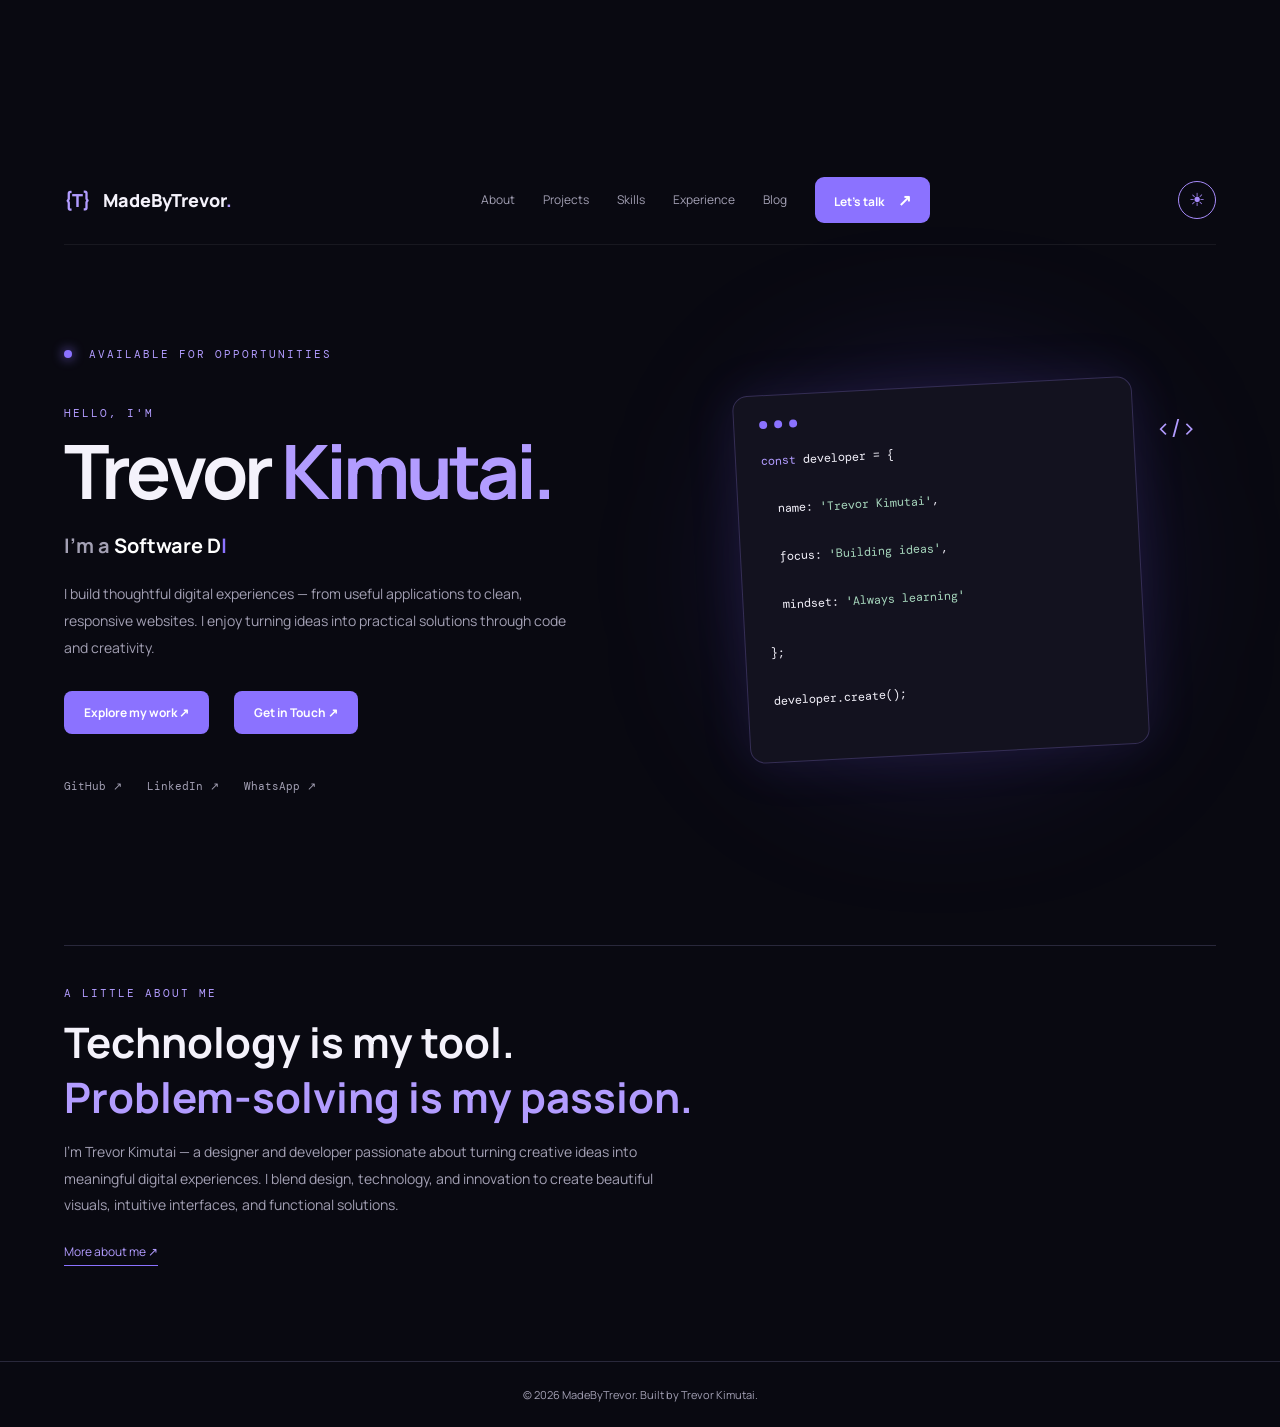
<file: index.html>
<!DOCTYPE html>
<html lang="en">

<head>
    <meta charset="UTF-8">
    <meta name="viewport" content="width=device-width, initial-scale=1.0">
    <meta name="description" content="Trevor Kimutai - Software Developer and Digital Creator">
    <title>Trevor Kimutai | MadeByTrevor</title>

    <link rel="stylesheet" href="css/styles.css">
    <script src="js/script.js" defer></script>
</head>

<body>

    <canvas id="particles"></canvas>

    <header class="navbar">

        <a href="index.html" class="logo">
            <span>{T}</span> MadeByTrevor<span class="purple">.</span>
        </a>

        <button class="menu-toggle" id="menu-toggle" aria-label="Toggle navigation" aria-expanded="false">
            ☰
        </button>

        <nav class="nav-links" id="nav-links">
            <a href="about.html">About</a>
            <a href="projects.html">Projects</a>
            <a href="skills.html">Skills</a>
            <a href="experience.html">Experience</a>
            <a href="blog.html">Blog</a>


            <a href="mailto:trv6775@gmail.com" class="talk-button">
                Let's talk <span>↗</span>
            </a>
        </nav>

        <button id="theme-toggle" class="theme-toggle" aria-label="Toggle theme">
            ☀
        </button>

    </header>


    <main>

        <section class="hero">

            <div class="hero-content">

                <p class="availability">
                    <span class="status-dot"></span>
                    AVAILABLE FOR OPPORTUNITIES
                </p>

                <p class="intro">HELLO, I'M</p>

                <h1>
                    Trevor <span class="purple">Kimutai.</span>
                </h1>

                <h2>
                    I'm a <span id="typing"></span><span class="cursor">|</span>
                </h2>

                <p class="description">
                    I build thoughtful digital experiences — from useful
                    applications to clean, responsive websites.

                    I enjoy turning ideas into practical solutions
                    through code and creativity.
                </p>

                <div class="hero-buttons">

                    <a href="projects.html" class="primary-button">
                        Explore my work ↗
                    </a>

                    <a href="about.html" class="primary-button">
                        Get in Touch <span>↗</span>
                    </a>

                </div>

                <div class="social-links">
                    <a href="https://github.com/Trv6775" target="_blank">GitHub ↗</a>

                    <a href="https://www.linkedin.com/in/trevor-kimutai-297799207" target="_blank">LinkedIn ↗</a>

                    <a href="https://wa.me/254700426330" target="_blank">WhatsApp ↗</a>
                </div>

            </div>


            <div class="hero-visual">

                <div class="glow"></div>

                <div class="code-card">

                    <div class="window-controls">
                        <span></span>
                        <span></span>
                        <span></span>
                    </div>

                    <pre>
<span class="code-purple">const</span> developer = {

  name: <span class="code-green">'Trevor Kimutai'</span>,

  focus: <span class="code-green">'Building ideas'</span>,

  mindset: <span class="code-green">'Always learning'</span>

};

developer.create();
                    </pre>

                </div>

                <div class="floating-code">&lt;/&gt;</div>

            </div>

        </section>


        <section class="intro-section">

            <p class="section-label">A LITTLE ABOUT ME</p>

            <h2>
                Technology is my tool.<br>
                <span class="purple">Problem-solving is my passion.</span>
            </h2>

            <p>
                I'm Trevor Kimutai — a designer and developer passionate about turning creative ideas into meaningful
                digital experiences. I blend design, technology, and innovation to create beautiful visuals, intuitive
                interfaces, and functional solutions.
            </p>

            <a href="about.html" class="text-link">More about me ↗</a>

        </section>

    </main>


    <footer>
        <p>© <span id="year"></span> MadeByTrevor. Built by Trevor Kimutai.</p>
    </footer>

</body>

</html>
</file>
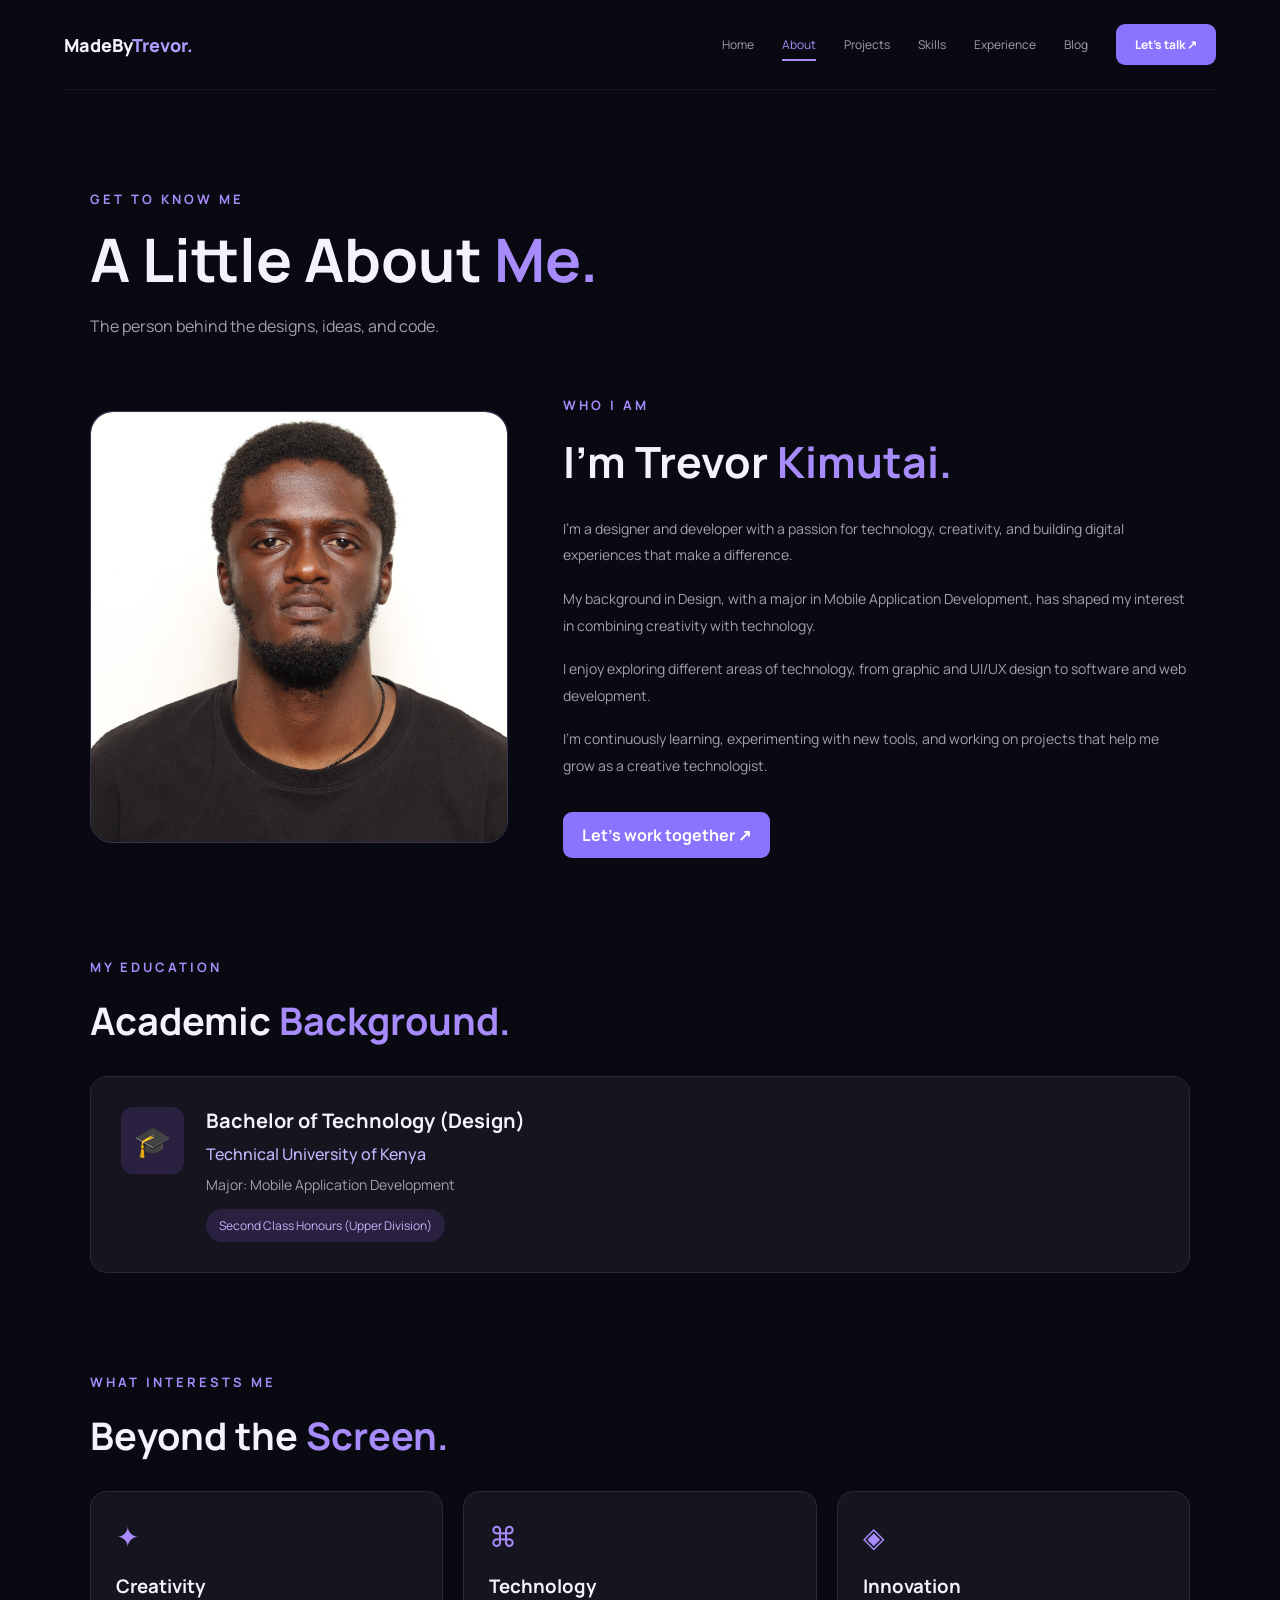
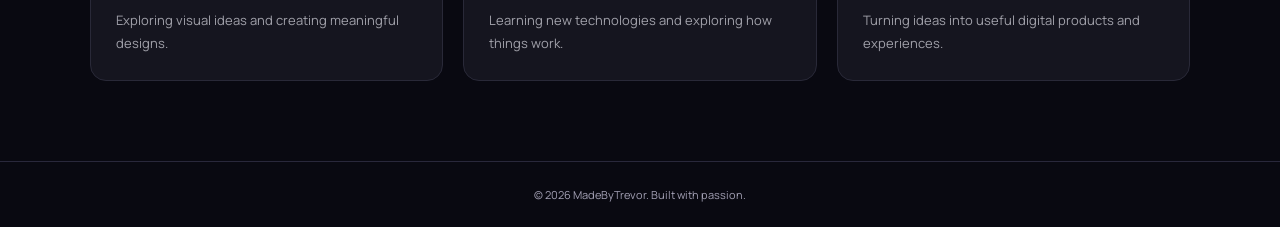
<file: about.html>
<!DOCTYPE html>
<html lang="en">

<head>
    <meta charset="UTF-8">
    <meta name="viewport" content="width=device-width, initial-scale=1.0">
    <meta name="description"
        content="Learn more about Trevor Kimutai, a designer and developer passionate about technology and digital experiences.">
    <title>About Me | MadeByTrevor</title>

    <link rel="stylesheet" href="css/styles.css">
    <link rel="preconnect" href="https://fonts.googleapis.com">
    <link href="https://fonts.googleapis.com/css2?family=Inter:wght@400;500;600;700;800&display=swap" rel="stylesheet">
</head>

<body>

    <header class="navbar">
        <a href="index.html" class="logo">MadeBy<span>Trevor.</span></a>

        <button class="menu-toggle" id="menu-toggle" aria-label="Toggle navigation">
            ☰
        </button>

        <nav class="nav-links" id="nav-links">
            <a href="index.html">Home</a>
            <a href="about.html" class="active">About</a>
            <a href="projects.html">Projects</a>
            <a href="skills.html">Skills</a>
            <a href="experience.html">Experience</a>
            <a href="blog.html">Blog</a>
            <a href="mailto:trv6775@gmail.com" class="talk-button">Let's talk ↗</a>
        </nav>
    </header>

    <main class="page-container">

        <section class="page-heading">
            <p class="eyebrow">GET TO KNOW ME</p>
            <h1>A Little About <span>Me.</span></h1>
            <p>
                The person behind the designs, ideas, and code.
            </p>
        </section>

        <section class="about-layout">

            <div class="about-image">
                <img src="images/myimage.jpeg" alt="Trevor Kimutai" class="about-photo">
            </div>

            <div class="about-content">
                <p class="eyebrow">WHO I AM</p>

                <h2>I'm Trevor <span>Kimutai.</span></h2>

                <p>
                    I'm a designer and developer with a passion for
                    technology, creativity, and building digital
                    experiences that make a difference.
                </p>

                <p>
                    My background in Design, with a major in Mobile
                    Application Development, has shaped my interest
                    in combining creativity with technology.
                </p>

                <p>
                    I enjoy exploring different areas of technology,
                    from graphic and UI/UX design to software and
                    web development.
                </p>

                <p>
                    I'm continuously learning, experimenting with
                    new tools, and working on projects that help
                    me grow as a creative technologist.
                </p>

                <a href="mailto:trv6775@gmail.com" class="talk-button">
                    Let's work together ↗
                </a>
            </div>

        </section>

        <section class="about-education">
            <p class="eyebrow">MY EDUCATION</p>
            <h2>Academic <span>Background.</span></h2>

            <div class="education-card">
                <div class="education-icon">🎓</div>

                <div>
                    <h3>Bachelor of Technology (Design)</h3>
                    <h4>Technical University of Kenya</h4>
                    <p>Major: Mobile Application Development</p>
                    <span class="education-award">
                        Second Class Honours (Upper Division)
                    </span>
                </div>
            </div>
        </section>

        <section class="about-interests">
            <p class="eyebrow">WHAT INTERESTS ME</p>
            <h2>Beyond the <span>Screen.</span></h2>

            <div class="interest-grid">
                <div class="interest-card">
                    <span>✦</span>
                    <h3>Creativity</h3>
                    <p>Exploring visual ideas and creating meaningful designs.</p>
                </div>

                <div class="interest-card">
                    <span>⌘</span>
                    <h3>Technology</h3>
                    <p>Learning new technologies and exploring how things work.</p>
                </div>

                <div class="interest-card">
                    <span>◈</span>
                    <h3>Innovation</h3>
                    <p>Turning ideas into useful digital products and experiences.</p>
                </div>
            </div>
        </section>

    </main>

    <footer class="footer">
        <p>© <span id="year"></span> MadeByTrevor. Built with passion.</p>
    </footer>

    <script src="js/script.js"></script>
</body>

</html>
</file>
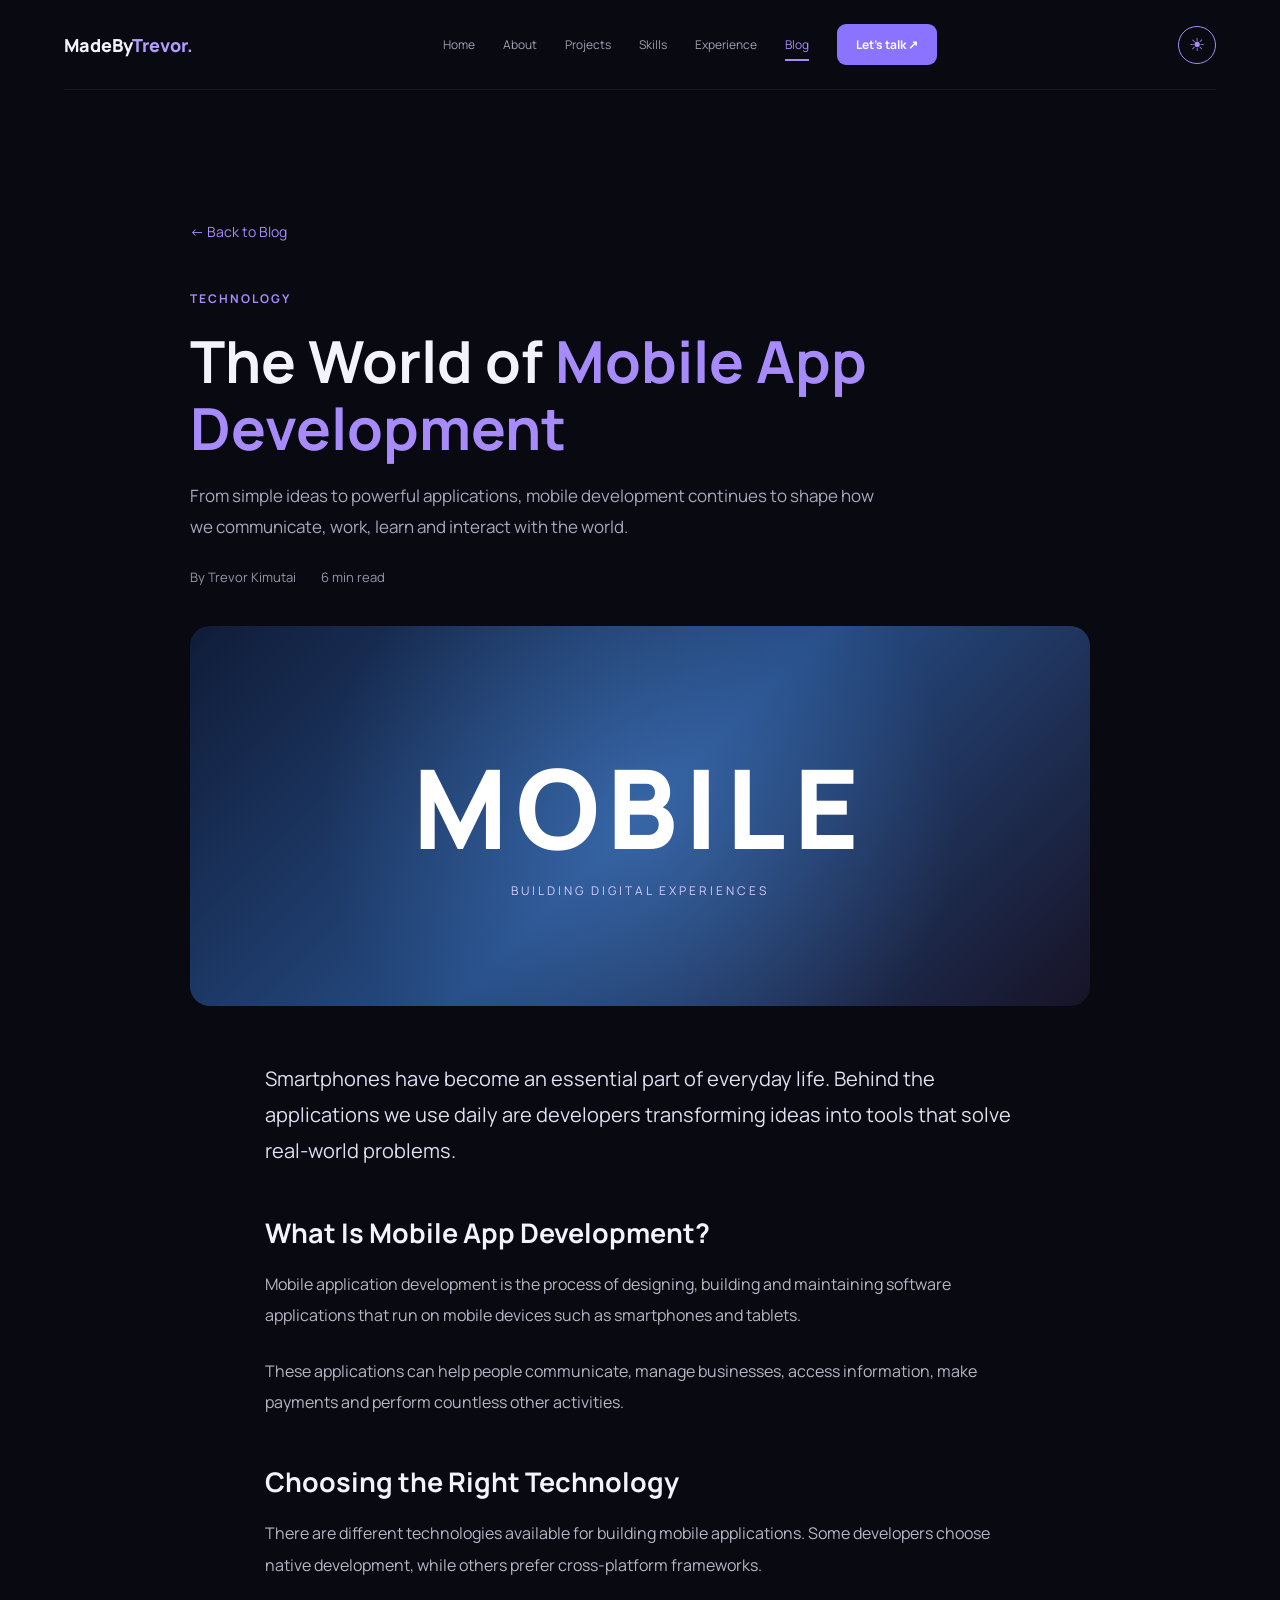
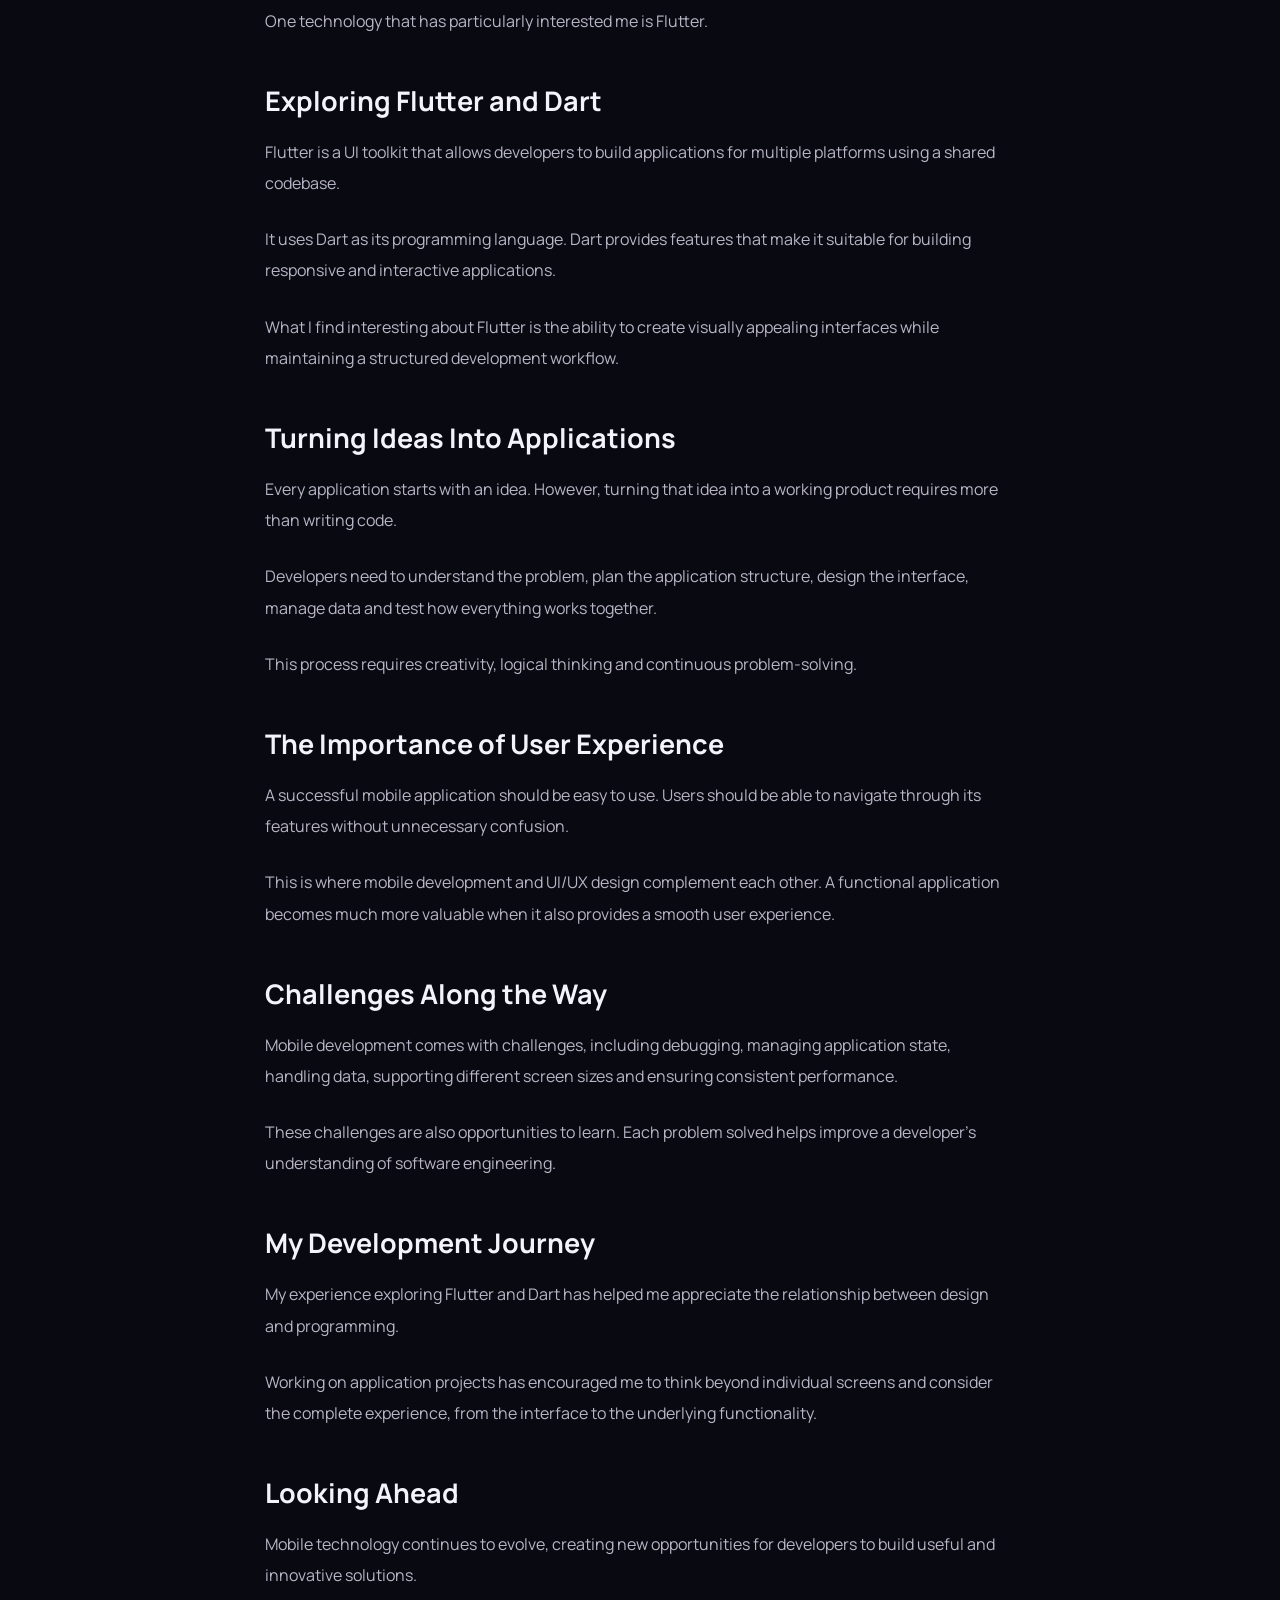
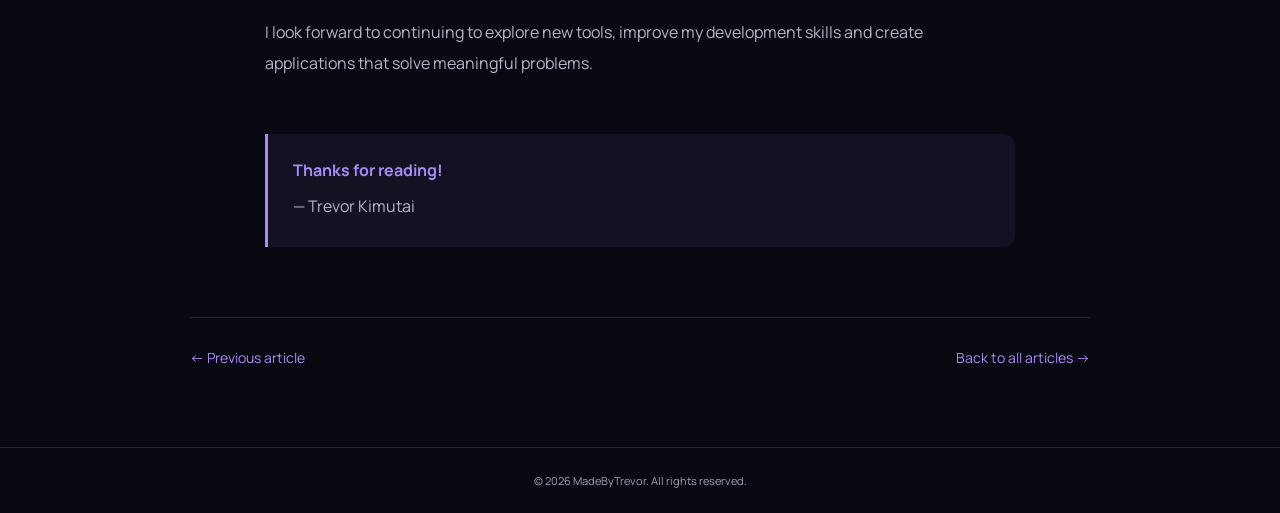
<file: blog-mobile-development.html>
<!DOCTYPE html>
<html lang="en">
<head>
    <meta charset="UTF-8">
    <meta name="viewport" content="width=device-width, initial-scale=1.0">

    <meta name="description" content="Explore mobile application development, Flutter, Dart and the process of turning ideas into useful mobile applications.">

    <title>The World of Mobile App Development | MadeByTrevor</title>

    <link rel="stylesheet" href="css/styles.css">
</head>

<body>

    <!-- NAVIGATION -->
    <header class="navbar">

        <a href="index.html" class="logo">MadeBy<span>Trevor.</span></a>

        <nav class="nav-links" id="nav-links">
            <a href="index.html">Home</a>
            <a href="about.html">About</a>
            <a href="projects.html">Projects</a>
            <a href="skills.html">Skills</a>
            <a href="experience.html">Experience</a>
            <a href="blog.html" class="active">Blog</a>
            <a href="contact.html" class="talk-button">Let's talk ↗</a>
        </nav>

        <button id="theme-toggle" class="theme-toggle" aria-label="Toggle theme">☀</button>

        <button class="menu-toggle" id="menu-toggle">☰</button>

    </header>


    <!-- ARTICLE -->
    <main class="article-container">

        <a href="blog.html" class="back-to-blog">← Back to Blog</a>

        <!-- ARTICLE HEADER -->
        <header class="article-header">

            <span class="article-category">TECHNOLOGY</span>

            <h1>The World of <span>Mobile App Development</span></h1>

            <p class="article-intro">
                From simple ideas to powerful applications, mobile
                development continues to shape how we communicate,
                work, learn and interact with the world.
            </p>

            <div class="article-meta">
                <span>By Trevor Kimutai</span>
                <span>6 min read</span>
            </div>

        </header>


        <!-- FEATURED IMAGE -->
        <div class="article-featured-image mobile-featured">

            <div class="article-image-placeholder">
                <span>MOBILE</span>
                <p>Building Digital Experiences</p>
            </div>

        </div>


        <!-- ARTICLE CONTENT -->
        <article class="article-content">

            <p class="article-lead">
                Smartphones have become an essential part of everyday
                life. Behind the applications we use daily are developers
                transforming ideas into tools that solve real-world problems.
            </p>


            <h2>What Is Mobile App Development?</h2>

            <p>
                Mobile application development is the process of
                designing, building and maintaining software applications
                that run on mobile devices such as smartphones and tablets.
            </p>

            <p>
                These applications can help people communicate,
                manage businesses, access information, make payments
                and perform countless other activities.
            </p>


            <h2>Choosing the Right Technology</h2>

            <p>
                There are different technologies available for building
                mobile applications. Some developers choose native
                development, while others prefer cross-platform frameworks.
            </p>

            <p>
                One technology that has particularly interested me
                is Flutter.
            </p>

            <h2>Exploring Flutter and Dart</h2>

            <p>
                Flutter is a UI toolkit that allows developers to build
                applications for multiple platforms using a shared
                codebase.
            </p>

            <p>
                It uses Dart as its programming language. Dart provides
                features that make it suitable for building responsive
                and interactive applications.
            </p>

            <p>
                What I find interesting about Flutter is the ability
                to create visually appealing interfaces while maintaining
                a structured development workflow.
            </p>


            <h2>Turning Ideas Into Applications</h2>

            <p>
                Every application starts with an idea. However, turning
                that idea into a working product requires more than
                writing code.
            </p>

            <p>
                Developers need to understand the problem, plan the
                application structure, design the interface, manage
                data and test how everything works together.
            </p>

            <p>
                This process requires creativity, logical thinking
                and continuous problem-solving.
            </p>


            <h2>The Importance of User Experience</h2>

            <p>
                A successful mobile application should be easy to use.
                Users should be able to navigate through its features
                without unnecessary confusion.
            </p>

            <p>
                This is where mobile development and UI/UX design
                complement each other. A functional application
                becomes much more valuable when it also provides
                a smooth user experience.
            </p>


            <h2>Challenges Along the Way</h2>

            <p>
                Mobile development comes with challenges, including
                debugging, managing application state, handling data,
                supporting different screen sizes and ensuring
                consistent performance.
            </p>

            <p>
                These challenges are also opportunities to learn.
                Each problem solved helps improve a developer's
                understanding of software engineering.
            </p>


            <h2>My Development Journey</h2>

            <p>
                My experience exploring Flutter and Dart has helped
                me appreciate the relationship between design
                and programming.
            </p>

            <p>
                Working on application projects has encouraged me
                to think beyond individual screens and consider
                the complete experience, from the interface
                to the underlying functionality.
            </p>


            <h2>Looking Ahead</h2>

            <p>
                Mobile technology continues to evolve, creating
                new opportunities for developers to build useful
                and innovative solutions.
            </p>

            <p>
                I look forward to continuing to explore new tools,
                improve my development skills and create applications
                that solve meaningful problems.
            </p>


            <div class="article-end">
                <span>Thanks for reading!</span>
                <p>— Trevor Kimutai</p>
            </div>

        </article>


        <!-- ARTICLE NAVIGATION -->
        <div class="article-navigation">

            <a href="blog-ui-ux.html" class="article-nav-link">
                ← Previous article
            </a>

            <a href="blog.html" class="article-nav-link">
                Back to all articles →
            </a>

        </div>

    </main>


    <!-- FOOTER -->
    <footer class="footer">
        <p>© <span id="year"></span> MadeByTrevor. All rights reserved.</p>
    </footer>


    <script src="js/script.js"></script>

</body>
</html>
</file>
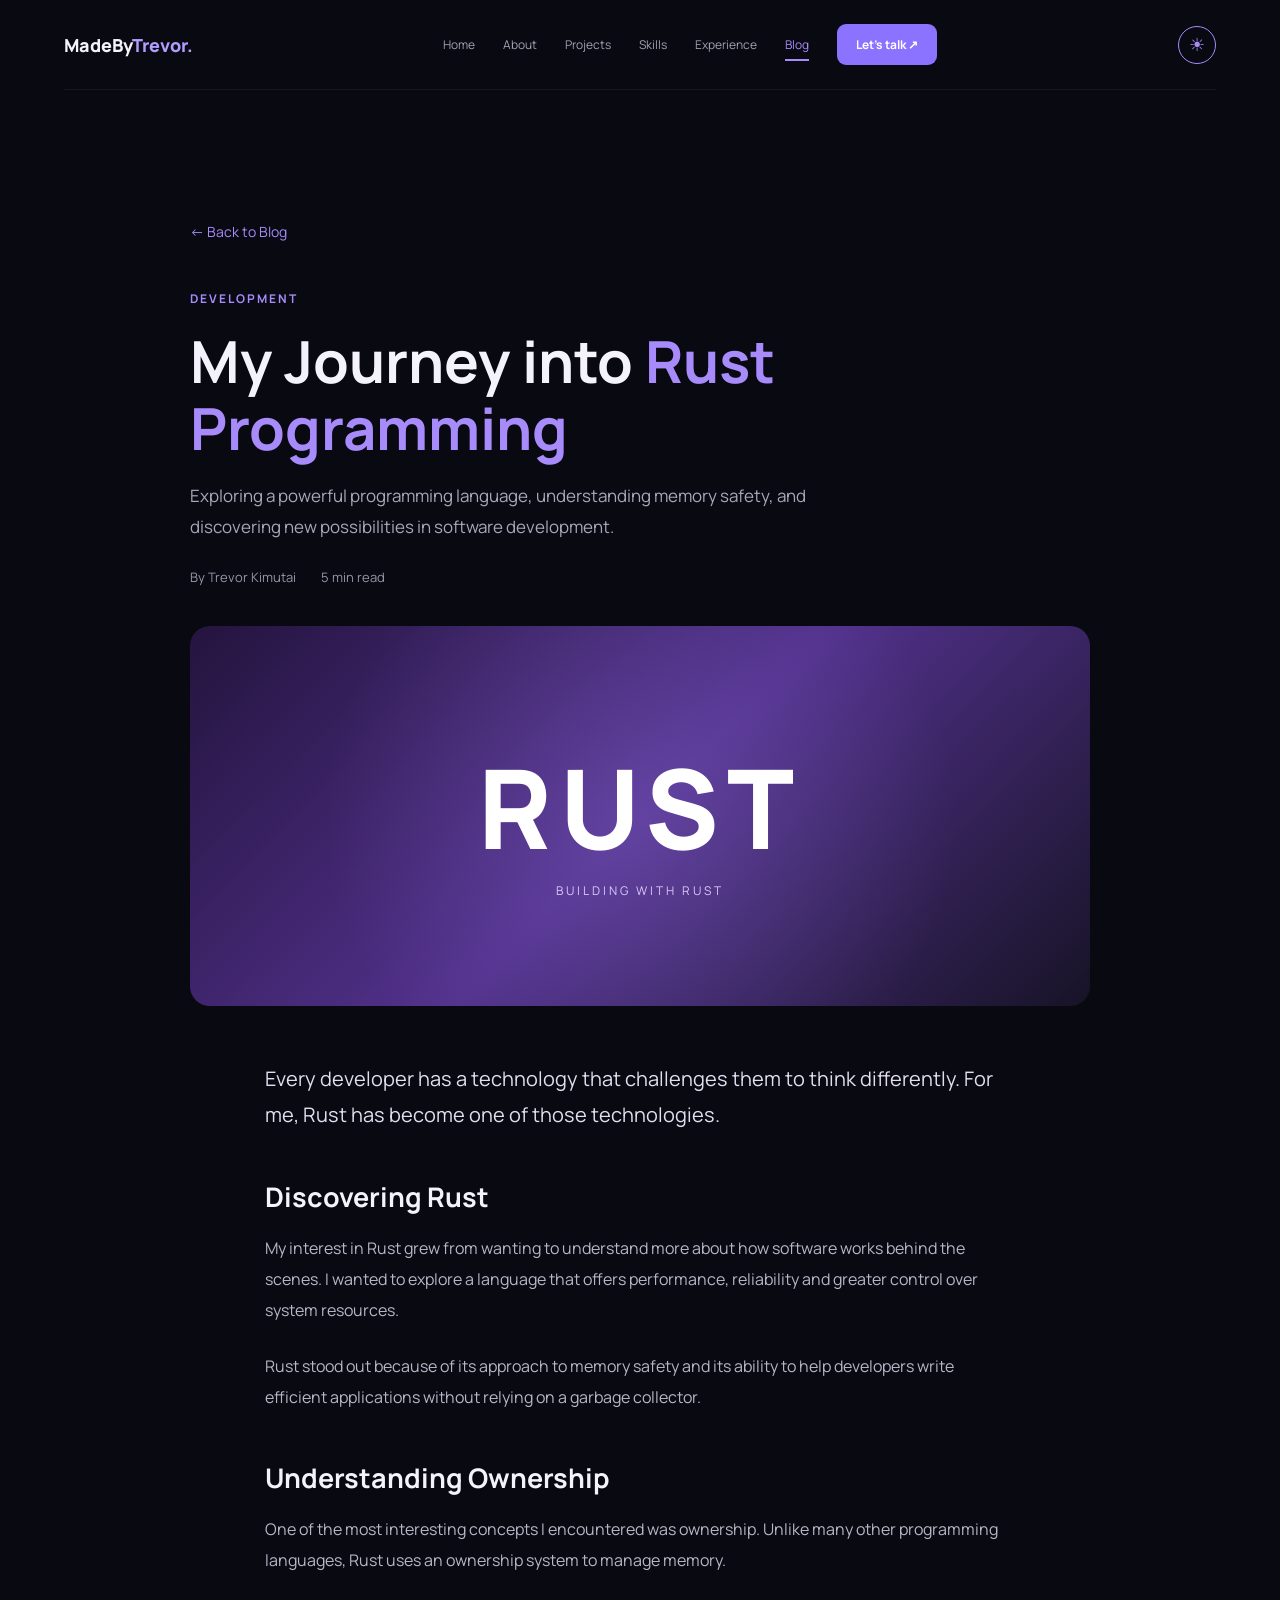
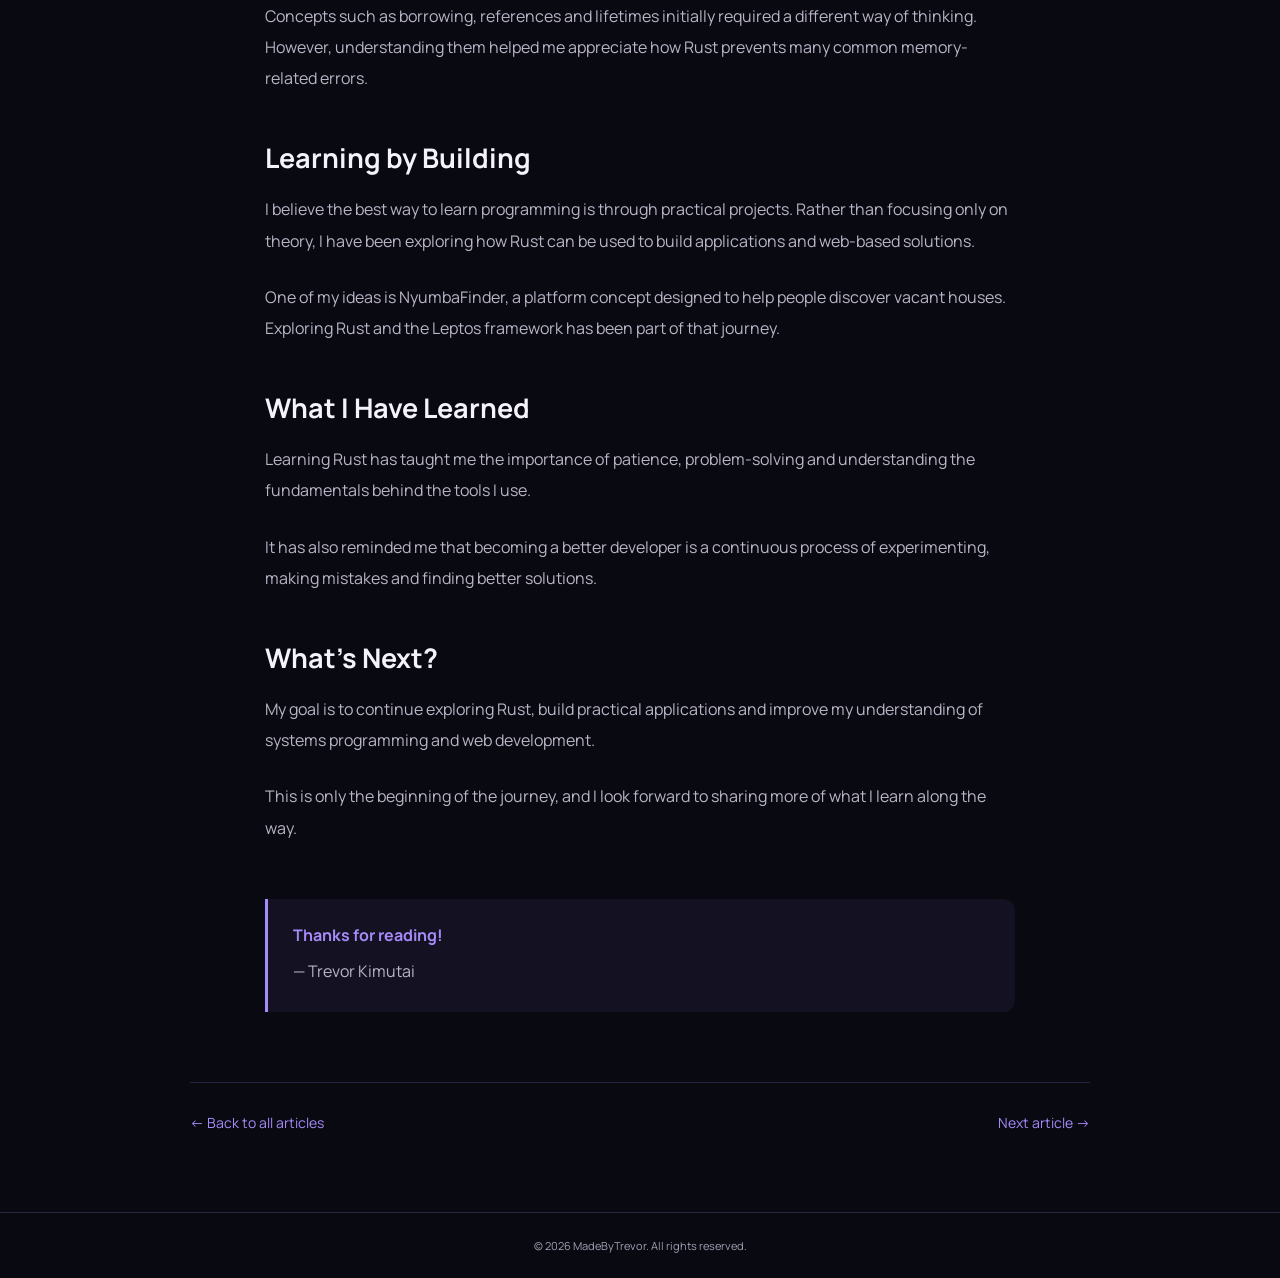
<file: blog-rust.html>
<!DOCTYPE html>
<html lang="en">
<head>
    <meta charset="UTF-8">
    <meta name="viewport" content="width=device-width, initial-scale=1.0">
    <meta name="description" content="My journey into Rust programming, exploring systems development, ownership, memory safety and building applications.">
    <title>My Journey into Rust Programming | MadeByTrevor</title>

    <link rel="stylesheet" href="css/styles.css">
</head>

<body>

    <!-- NAVIGATION -->
    <header class="navbar">
        <a href="index.html" class="logo">MadeBy<span>Trevor.</span></a>

        <nav class="nav-links" id="nav-links">
            <a href="index.html">Home</a>
            <a href="about.html">About</a>
            <a href="projects.html">Projects</a>
            <a href="skills.html">Skills</a>
            <a href="experience.html">Experience</a>
            <a href="blog.html" class="active">Blog</a>
            <a href="contact.html" class="talk-button">Let's talk ↗</a>
        </nav>

        <button id="theme-toggle" class="theme-toggle" aria-label="Toggle theme">☀</button>
        <button class="menu-toggle" id="menu-toggle">☰</button>
    </header>


    <!-- ARTICLE HEADER -->
    <main class="article-container">

        <a href="blog.html" class="back-to-blog">← Back to Blog</a>

        <header class="article-header">

            <span class="article-category">DEVELOPMENT</span>

            <h1>My Journey into <span>Rust Programming</span></h1>

            <p class="article-intro">
                Exploring a powerful programming language, understanding
                memory safety, and discovering new possibilities in software development.
            </p>

            <div class="article-meta">
                <span>By Trevor Kimutai</span>
                <span>5 min read</span>
            </div>

        </header>


        <!-- FEATURED IMAGE -->
        <div class="article-featured-image">
            <div class="article-image-placeholder">
                <span>RUST</span>
                <p>Building with Rust</p>
            </div>
        </div>


        <!-- ARTICLE CONTENT -->
        <article class="article-content">

            <p class="article-lead">
                Every developer has a technology that challenges them to
                think differently. For me, Rust has become one of those
                technologies.
            </p>

            <h2>Discovering Rust</h2>

            <p>
                My interest in Rust grew from wanting to understand more
                about how software works behind the scenes. I wanted to
                explore a language that offers performance, reliability
                and greater control over system resources.
            </p>

            <p>
                Rust stood out because of its approach to memory safety
                and its ability to help developers write efficient
                applications without relying on a garbage collector.
            </p>

            <h2>Understanding Ownership</h2>

            <p>
                One of the most interesting concepts I encountered was
                ownership. Unlike many other programming languages,
                Rust uses an ownership system to manage memory.
            </p>

            <p>
                Concepts such as borrowing, references and lifetimes
                initially required a different way of thinking. However,
                understanding them helped me appreciate how Rust
                prevents many common memory-related errors.
            </p>

            <h2>Learning by Building</h2>

            <p>
                I believe the best way to learn programming is through
                practical projects. Rather than focusing only on theory,
                I have been exploring how Rust can be used to build
                applications and web-based solutions.
            </p>

            <p>
                One of my ideas is NyumbaFinder, a platform concept
                designed to help people discover vacant houses.
                Exploring Rust and the Leptos framework has been part
                of that journey.
            </p>

            <h2>What I Have Learned</h2>

            <p>
                Learning Rust has taught me the importance of patience,
                problem-solving and understanding the fundamentals
                behind the tools I use.
            </p>

            <p>
                It has also reminded me that becoming a better developer
                is a continuous process of experimenting, making
                mistakes and finding better solutions.
            </p>

            <h2>What's Next?</h2>

            <p>
                My goal is to continue exploring Rust, build practical
                applications and improve my understanding of systems
                programming and web development.
            </p>

            <p>
                This is only the beginning of the journey, and I look
                forward to sharing more of what I learn along the way.
            </p>

            <div class="article-end">
                <span>Thanks for reading!</span>
                <p>— Trevor Kimutai</p>
            </div>

        </article>


        <!-- ARTICLE FOOTER -->
        <div class="article-navigation">
            <a href="blog.html" class="article-nav-link">
                ← Back to all articles
            </a>

            <a href="blog-ui-ux.html" class="article-nav-link">
                Next article →
            </a>
        </div>

    </main>


    <!-- FOOTER -->
    <footer class="footer">
        <p>© <span id="year"></span> MadeByTrevor. All rights reserved.</p>
    </footer>

    <script src="js/script.js"></script>

</body>
</html>
</file>
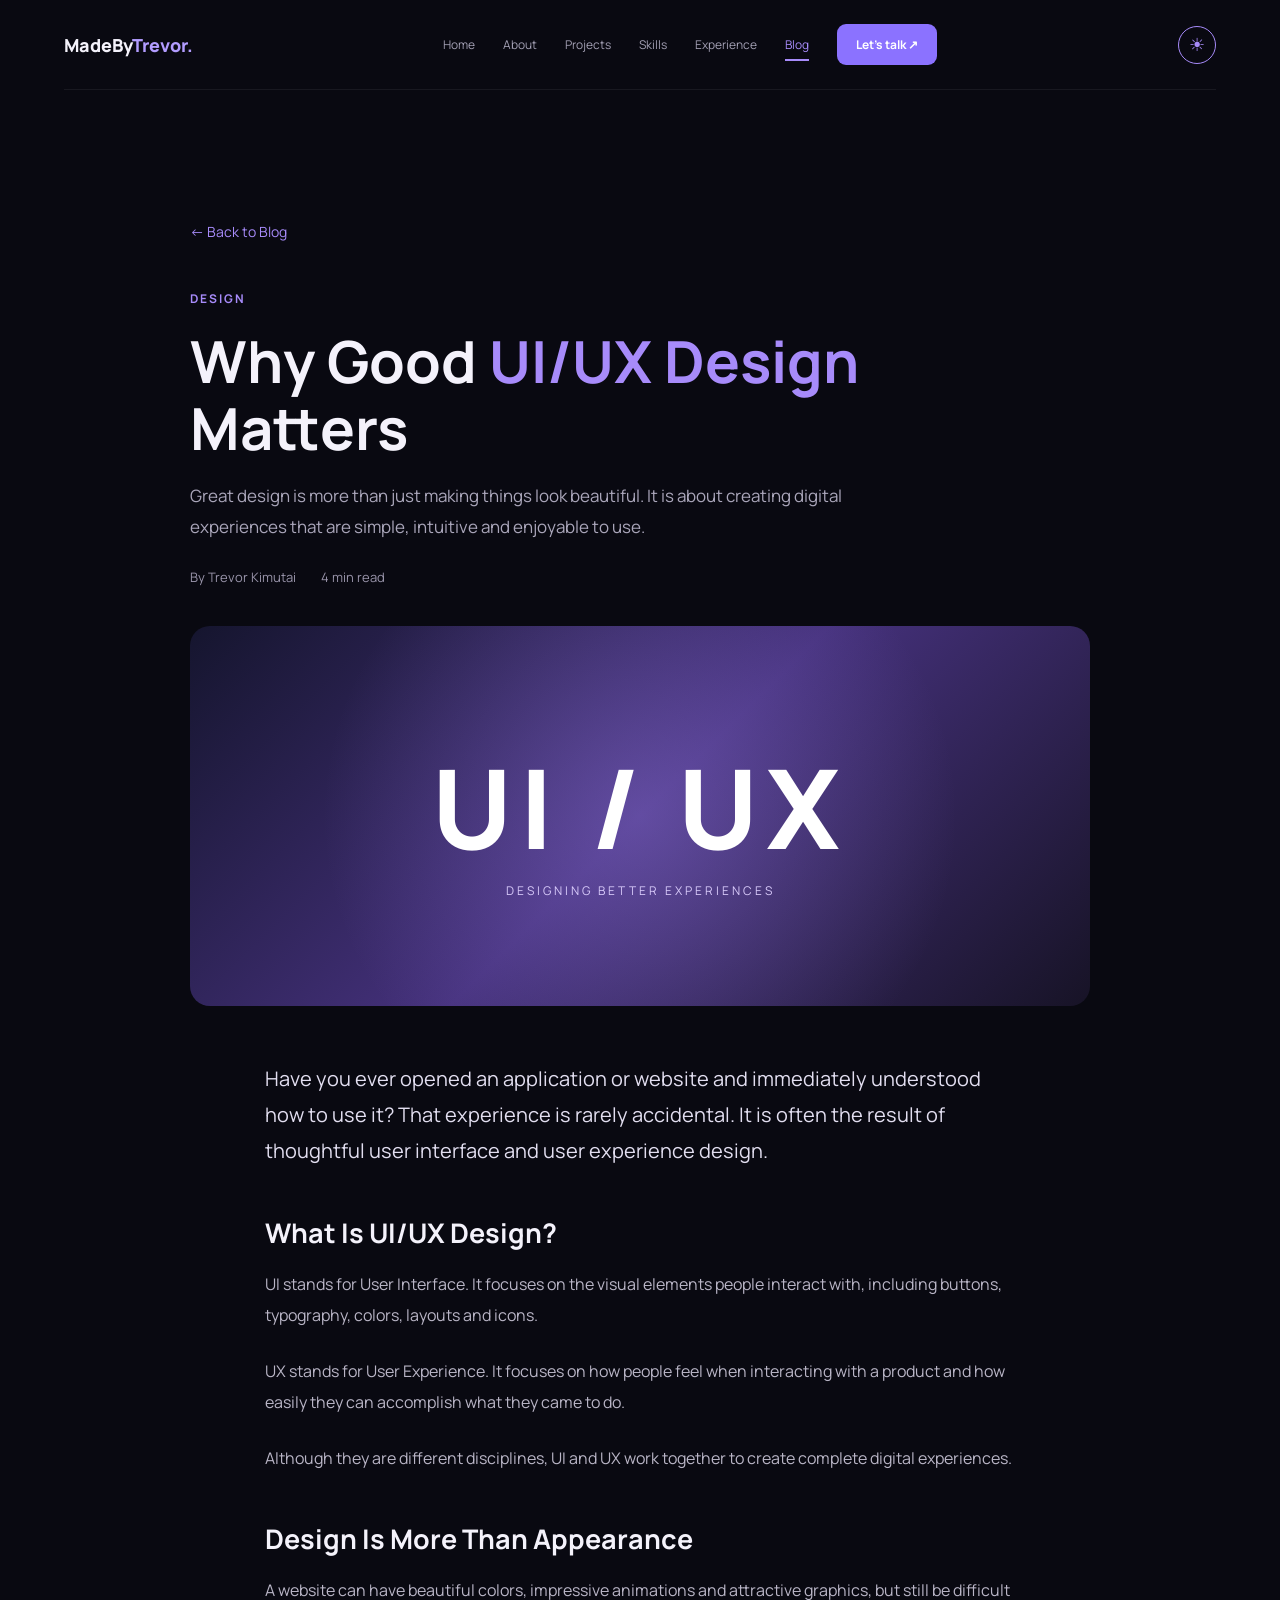
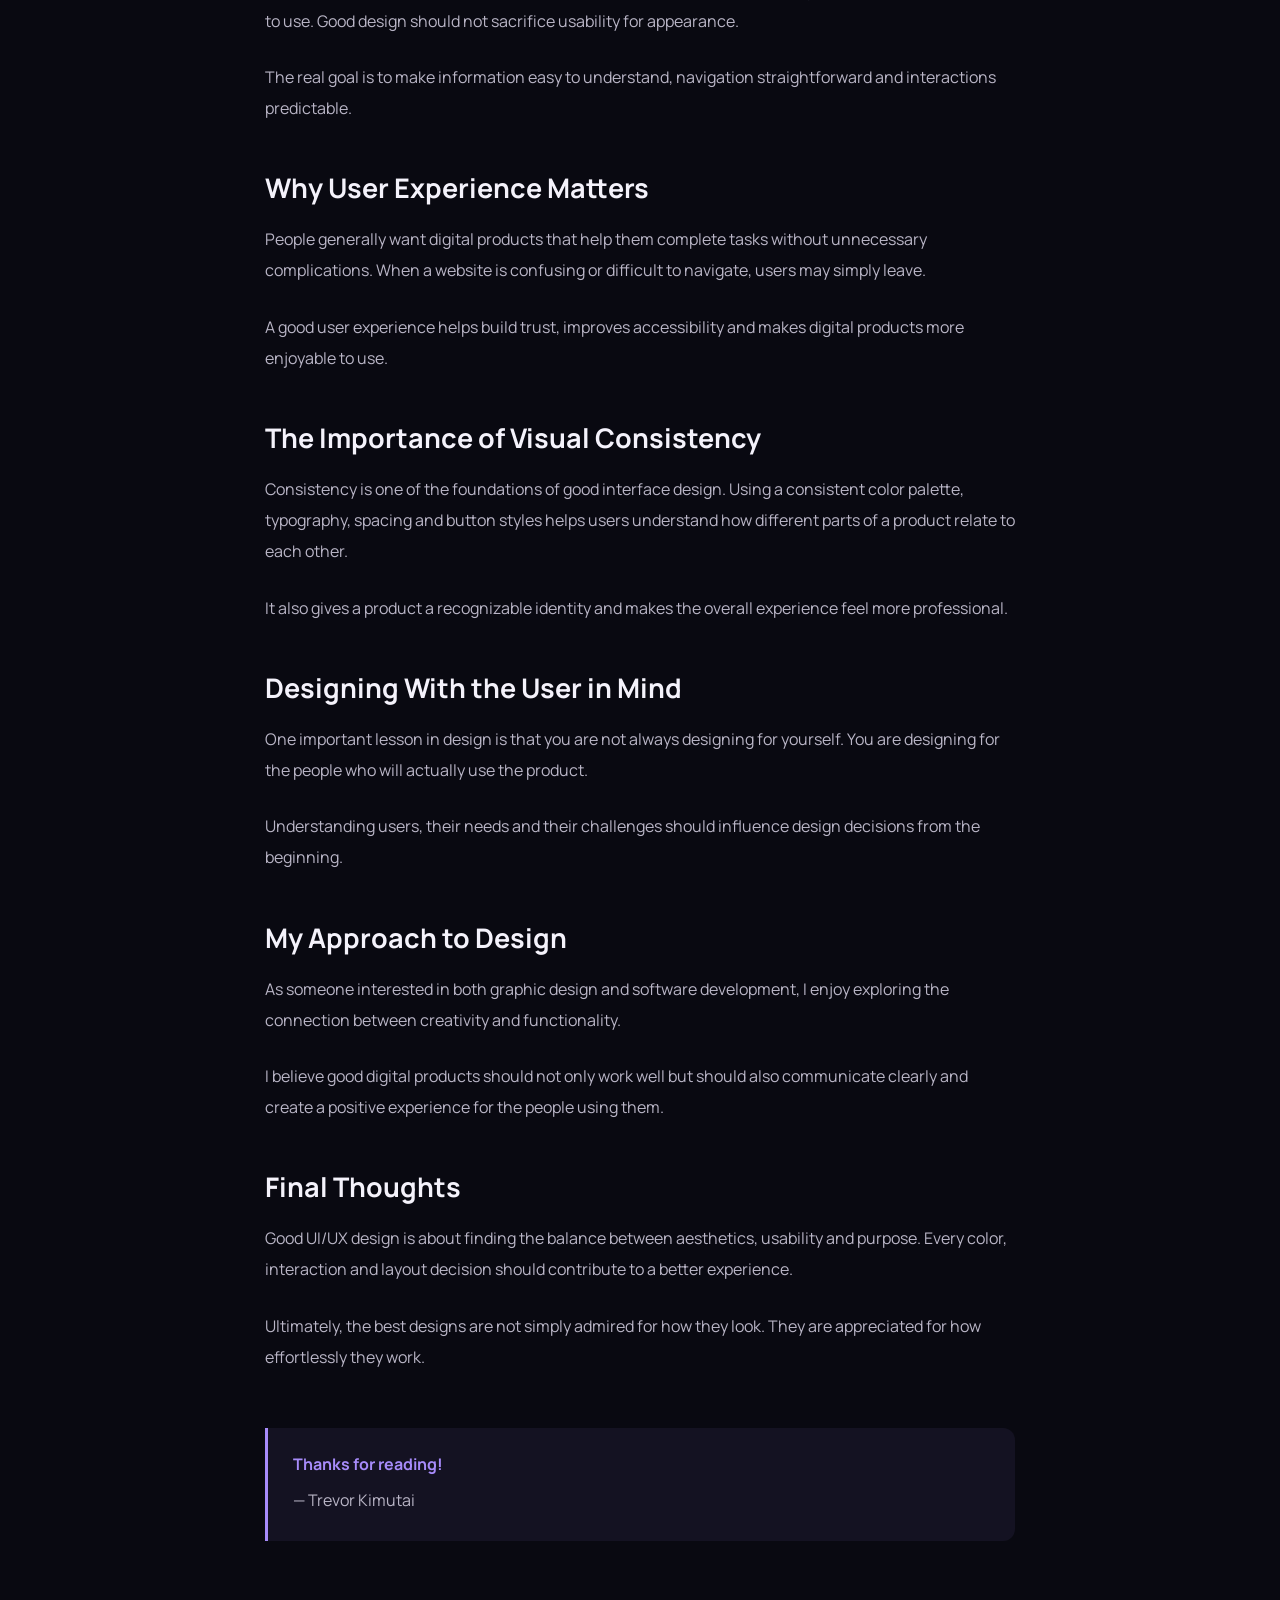
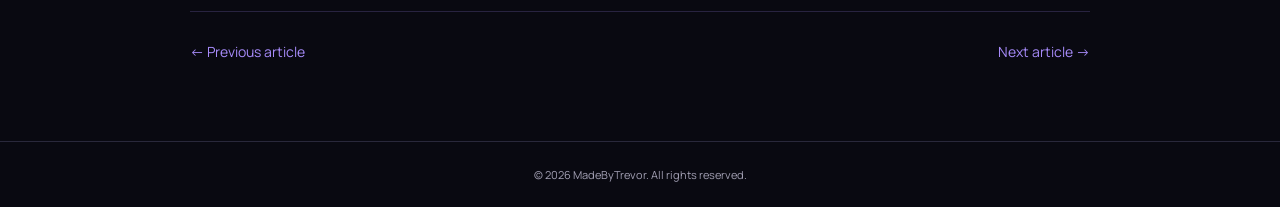
<file: blog-ui-ux.html>
<!DOCTYPE html>
<html lang="en">
<head>
    <meta charset="UTF-8">
    <meta name="viewport" content="width=device-width, initial-scale=1.0">
    <meta name="description" content="Discover why good UI/UX design matters and how thoughtful design creates better digital experiences.">
    <title>Why Good UI/UX Design Matters | MadeByTrevor</title>

    <link rel="stylesheet" href="css/styles.css">
</head>

<body>

    <!-- NAVIGATION -->
    <header class="navbar">
        <a href="index.html" class="logo">MadeBy<span>Trevor.</span></a>

        <nav class="nav-links" id="nav-links">
            <a href="index.html">Home</a>
            <a href="about.html">About</a>
            <a href="projects.html">Projects</a>
            <a href="skills.html">Skills</a>
            <a href="experience.html">Experience</a>
            <a href="blog.html" class="active">Blog</a>
            <a href="contact.html" class="talk-button">Let's talk ↗</a>
        </nav>

        <button id="theme-toggle" class="theme-toggle" aria-label="Toggle theme">☀</button>
        <button class="menu-toggle" id="menu-toggle">☰</button>
    </header>


    <!-- ARTICLE -->
    <main class="article-container">

        <a href="blog.html" class="back-to-blog">← Back to Blog</a>

        <header class="article-header">

            <span class="article-category">DESIGN</span>

            <h1>Why Good <span>UI/UX Design</span> Matters</h1>

            <p class="article-intro">
                Great design is more than just making things look beautiful.
                It is about creating digital experiences that are simple,
                intuitive and enjoyable to use.
            </p>

            <div class="article-meta">
                <span>By Trevor Kimutai</span>
                <span>4 min read</span>
            </div>

        </header>


        <!-- FEATURED IMAGE -->
        <div class="article-featured-image uiux-featured">
            <div class="article-image-placeholder">
                <span>UI / UX</span>
                <p>Designing Better Experiences</p>
            </div>
        </div>


        <!-- ARTICLE CONTENT -->
        <article class="article-content">

            <p class="article-lead">
                Have you ever opened an application or website and
                immediately understood how to use it? That experience
                is rarely accidental. It is often the result of thoughtful
                user interface and user experience design.
            </p>


            <h2>What Is UI/UX Design?</h2>

            <p>
                UI stands for User Interface. It focuses on the visual
                elements people interact with, including buttons,
                typography, colors, layouts and icons.
            </p>

            <p>
                UX stands for User Experience. It focuses on how people
                feel when interacting with a product and how easily
                they can accomplish what they came to do.
            </p>

            <p>
                Although they are different disciplines, UI and UX
                work together to create complete digital experiences.
            </p>


            <h2>Design Is More Than Appearance</h2>

            <p>
                A website can have beautiful colors, impressive animations
                and attractive graphics, but still be difficult to use.
                Good design should not sacrifice usability for appearance.
            </p>

            <p>
                The real goal is to make information easy to understand,
                navigation straightforward and interactions predictable.
            </p>


            <h2>Why User Experience Matters</h2>

            <p>
                People generally want digital products that help them
                complete tasks without unnecessary complications.
                When a website is confusing or difficult to navigate,
                users may simply leave.
            </p>

            <p>
                A good user experience helps build trust, improves
                accessibility and makes digital products more enjoyable
                to use.
            </p>


            <h2>The Importance of Visual Consistency</h2>

            <p>
                Consistency is one of the foundations of good interface
                design. Using a consistent color palette, typography,
                spacing and button styles helps users understand how
                different parts of a product relate to each other.
            </p>

            <p>
                It also gives a product a recognizable identity and
                makes the overall experience feel more professional.
            </p>


            <h2>Designing With the User in Mind</h2>

            <p>
                One important lesson in design is that you are not
                always designing for yourself. You are designing for
                the people who will actually use the product.
            </p>

            <p>
                Understanding users, their needs and their challenges
                should influence design decisions from the beginning.
            </p>


            <h2>My Approach to Design</h2>

            <p>
                As someone interested in both graphic design and
                software development, I enjoy exploring the connection
                between creativity and functionality.
            </p>

            <p>
                I believe good digital products should not only work
                well but should also communicate clearly and create
                a positive experience for the people using them.
            </p>


            <h2>Final Thoughts</h2>

            <p>
                Good UI/UX design is about finding the balance between
                aesthetics, usability and purpose. Every color,
                interaction and layout decision should contribute
                to a better experience.
            </p>

            <p>
                Ultimately, the best designs are not simply admired
                for how they look. They are appreciated for how
                effortlessly they work.
            </p>


            <div class="article-end">
                <span>Thanks for reading!</span>
                <p>— Trevor Kimutai</p>
            </div>

        </article>


        <!-- ARTICLE NAVIGATION -->
        <div class="article-navigation">

            <a href="blog-rust.html" class="article-nav-link">
                ← Previous article
            </a>

            <a href="blog-mobile-development.html" class="article-nav-link">
                Next article →
            </a>

        </div>

    </main>


    <!-- FOOTER -->
    <footer class="footer">
        <p>© <span id="year"></span> MadeByTrevor. All rights reserved.</p>
    </footer>


    <script src="js/script.js"></script>

</body>
</html>
</file>
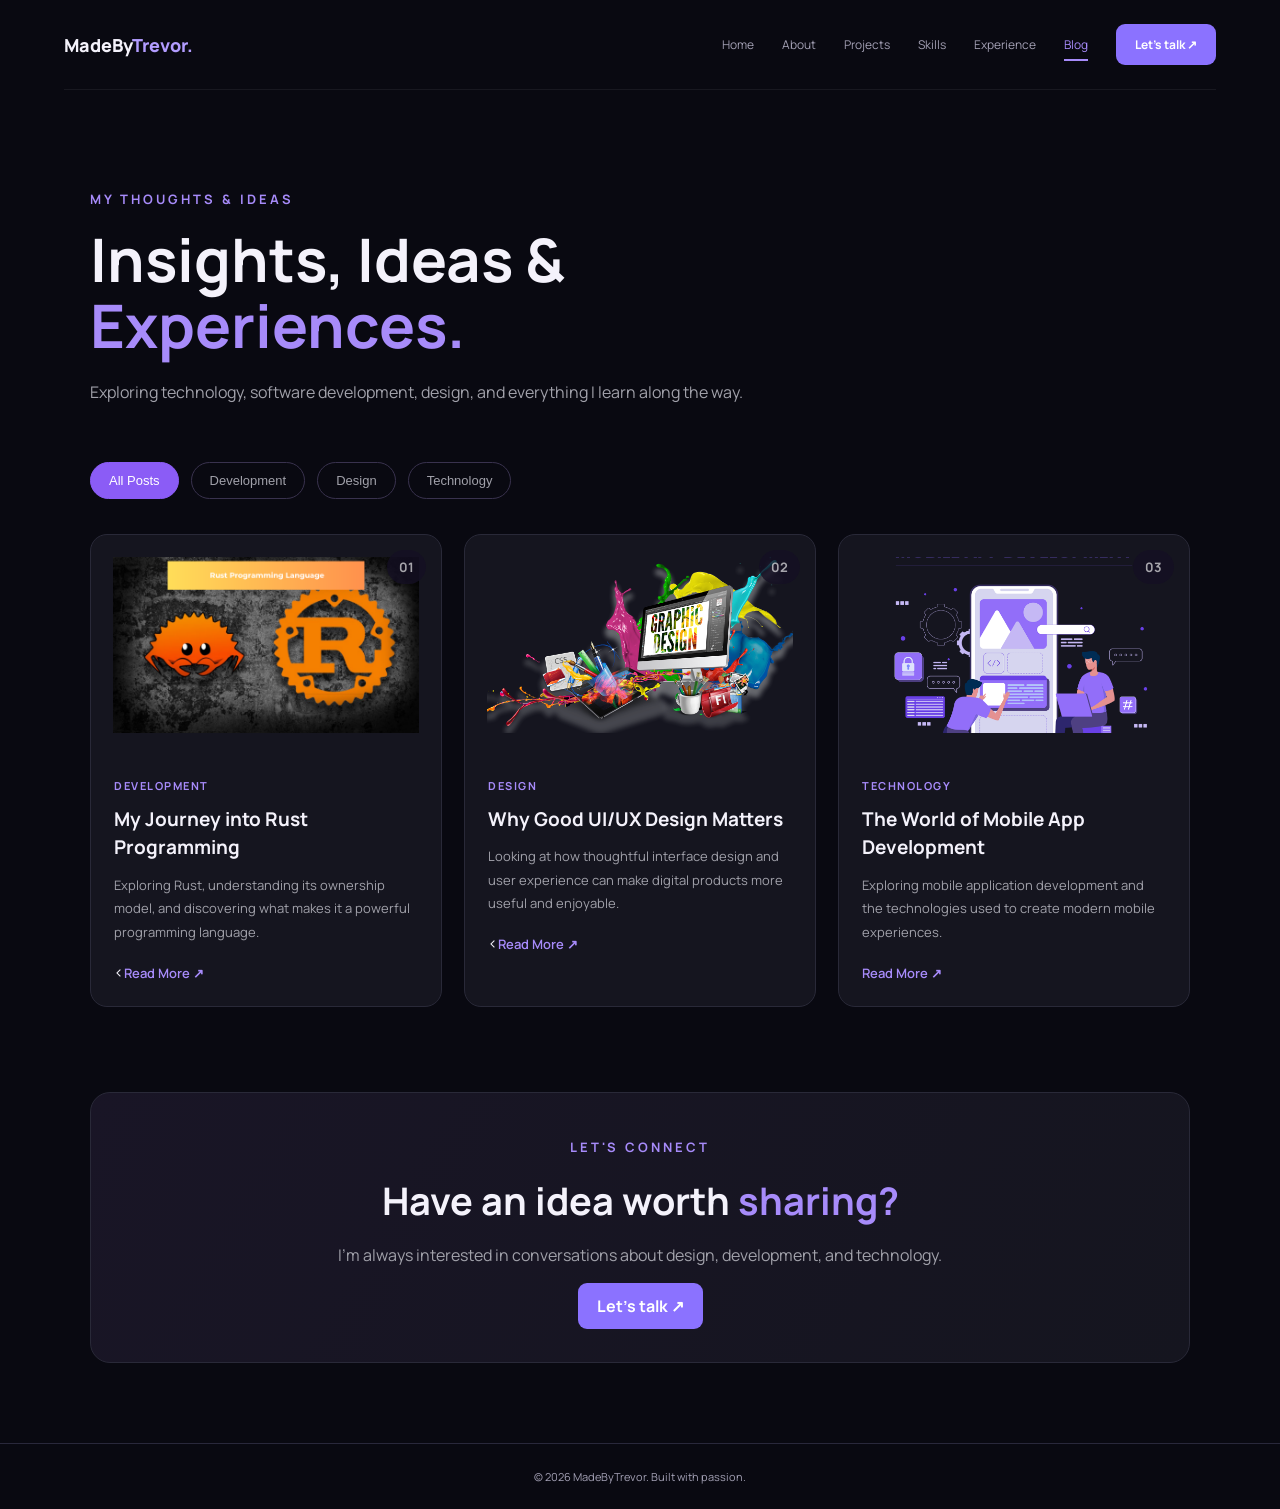
<file: blog.html>
<!DOCTYPE html>
<html lang="en">

<head>
    <meta charset="UTF-8">
    <meta name="viewport" content="width=device-width, initial-scale=1.0">
    <meta name="description"
        content="Thoughts, tutorials and insights on design and software development by Trevor Kimutai.">
    <title>Blog | MadeByTrevor</title>

    <link rel="stylesheet" href="css/styles.css">
    <link rel="preconnect" href="https://fonts.googleapis.com">
    <link href="https://fonts.googleapis.com/css2?family=Inter:wght@400;500;600;700;800&display=swap" rel="stylesheet">
</head>

<body>

    <header class="navbar">
        <a href="index.html" class="logo">MadeBy<span>Trevor.</span></a>

        <button class="menu-toggle" id="menu-toggle" aria-label="Toggle navigation">
            ☰
        </button>

        <nav class="nav-links" id="nav-links">
            <a href="index.html">Home</a>
            <a href="about.html">About</a>
            <a href="projects.html">Projects</a>
            <a href="skills.html">Skills</a>
            <a href="experience.html">Experience</a>
            <a href="blog.html" class="active">Blog</a>
            <a href="mailto:trv6775@gmail.com" class="talk-button">Let's talk ↗</a>
        </nav>
    </header>

    <main class="page-container">

        <section class="page-heading">
            <p class="eyebrow">MY THOUGHTS & IDEAS</p>
            <h1>Insights, Ideas & <span>Experiences.</span></h1>
            <p>
                Exploring technology, software development, design,
                and everything I learn along the way.
            </p>
        </section>

        <!-- BLOG FILTERS -->
        <section class="blog-filters">
            <button class="filter-btn active" data-filter="all">All Posts</button>
            <button class="filter-btn" data-filter="development">Development</button>
            <button class="filter-btn" data-filter="design">Design</button>
            <button class="filter-btn" data-filter="technology">Technology</button>
        </section>

        <!-- BLOG POSTS -->
        <section class="blog-grid">

            <article class="blog-card" data-category="development">
                <div class="blog-cover">
                    <img src="images/blog images/rust.png" alt="Rust Programming">
                    <span class="blog-number">01</span>
                </div>

                <div class="blog-content">
                    <p class="blog-category">DEVELOPMENT</p>
                    <h3>My Journey into Rust Programming</h3>
                    <p>
                        Exploring Rust, understanding its ownership
                        model, and discovering what makes it a powerful
                        programming language.
                    </p>
                    <<a href="blog-rust.html" class="blog-link">
                        Read More ↗
                        </a>
            </article>

            <article class="blog-card" data-category="design">
                <div class="blog-cover">
                    <img src="images/blog images/gd.png" alt="UI/UX Design">
                    <span class="blog-number">02</span>
                </div>

                <div class="blog-content">
                    <p class="blog-category">DESIGN</p>
                    <h3>Why Good UI/UX Design Matters</h3>
                    <p>
                        Looking at how thoughtful interface design
                        and user experience can make digital products
                        more useful and enjoyable.
                    </p>
                    <<a href="blog-ui-ux.html" class="blog-link">
                        Read More ↗
                        </a>
                </div>
            </article>

            <article class="blog-card" data-category="technology">
               <div class="blog-cover">
                    <img src="images/blog images/mobile-app-development.png" alt="Mobile App Development">
                    <span class="blog-number">03</span>
                </div>

                <div class="blog-content">
                    <p class="blog-category">TECHNOLOGY</p>
                    <h3>The World of Mobile App Development</h3>
                    <p>
                        Exploring mobile application development
                        and the technologies used to create modern
                        mobile experiences.
                    </p>
                    <a href="blog-mobile-development.html" class="blog-link">
                        Read More ↗
                    </a>
                </div>
            </article>

        </section>

        <section class="blog-cta">
            <p class="eyebrow">LET'S CONNECT</p>
            <h2>Have an idea worth <span>sharing?</span></h2>
            <p>
                I'm always interested in conversations about
                design, development, and technology.
            </p>
            <a href="mailto:trv6775@gmail.com" class="talk-button">
                Let's talk ↗
            </a>
        </section>

    </main>

    <footer class="footer">
        <p>© <span id="year"></span> MadeByTrevor. Built with passion.</p>
    </footer>

    <script src="js/script.js"></script>
</body>

</html>
</file>
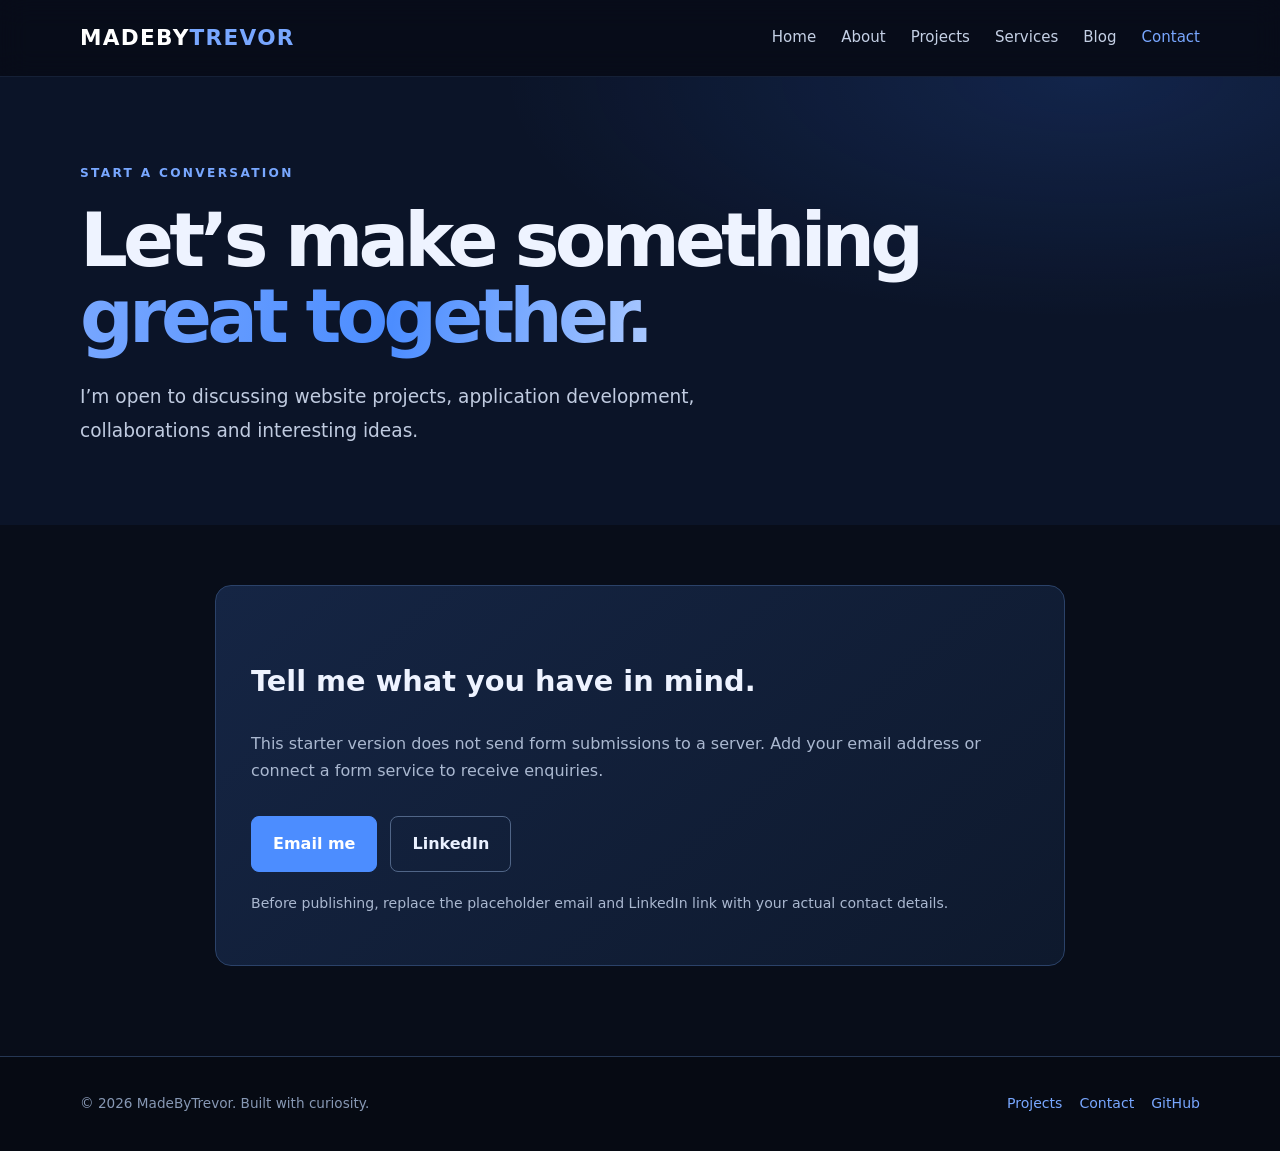
<file: contact.html>
<!doctype html>
<html lang="en"><head><meta charset="utf-8"><meta name="viewport" content="width=device-width,initial-scale=1"><meta name="description" content="Contact Trevor Kimutai about website projects, application development and collaborations."><meta name="theme-color" content="#080d19"><title>Contact | MadeByTrevor</title><link rel="stylesheet" href="assets/style.css"></head>
<body><header class="site-header"><div class="wrap nav-wrap"><a class="brand" href="index.html">MADEBY<span>TREVOR</span></a><button class="menu-toggle" aria-label="Toggle navigation" aria-expanded="false">☰</button><nav class="nav" aria-label="Main navigation"><a class="" href="index.html">Home</a><a class="" href="about.html">About</a><a class="" href="projects.html">Projects</a><a class="" href="services.html">Services</a><a class="" href="blog.html">Blog</a><a class="active" href="contact.html">Contact</a></nav></div></header>
<main>
<section class="page-hero"><div class="wrap"><div class="eyebrow">START A CONVERSATION</div><h1>Let’s make something <span class="gradient">great together.</span></h1><p class="lead">I’m open to discussing website projects, application development, collaborations and interesting ideas.</p></div></section>
<section class="content"><div class="wrap content-narrow"><div class="contact-panel"><h2>Tell me what you have in mind.</h2><p>This starter version does not send form submissions to a server. Add your email address or connect a form service to receive enquiries.</p><div class="actions"><a class="btn" href="mailto:YOUR-EMAIL@example.com?subject=Project%20enquiry">Email me</a><a class="btn ghost" href="https://www.linkedin.com/" target="_blank" rel="noreferrer">LinkedIn</a></div><p class="muted" style="font-size:.88rem;margin-top:20px">Before publishing, replace the placeholder email and LinkedIn link with your actual contact details.</p></div></div></section>
</main><footer class="site-footer"><div class="wrap footer-row"><p>© <span data-year>2026</span> MadeByTrevor. Built with curiosity.</p><div class="footer-links"><a href="projects.html">Projects</a><a href="contact.html">Contact</a><a href="https://github.com/" target="_blank" rel="noreferrer">GitHub</a></div></div></footer><script src="assets/main.js"></script></body></html>
</file>
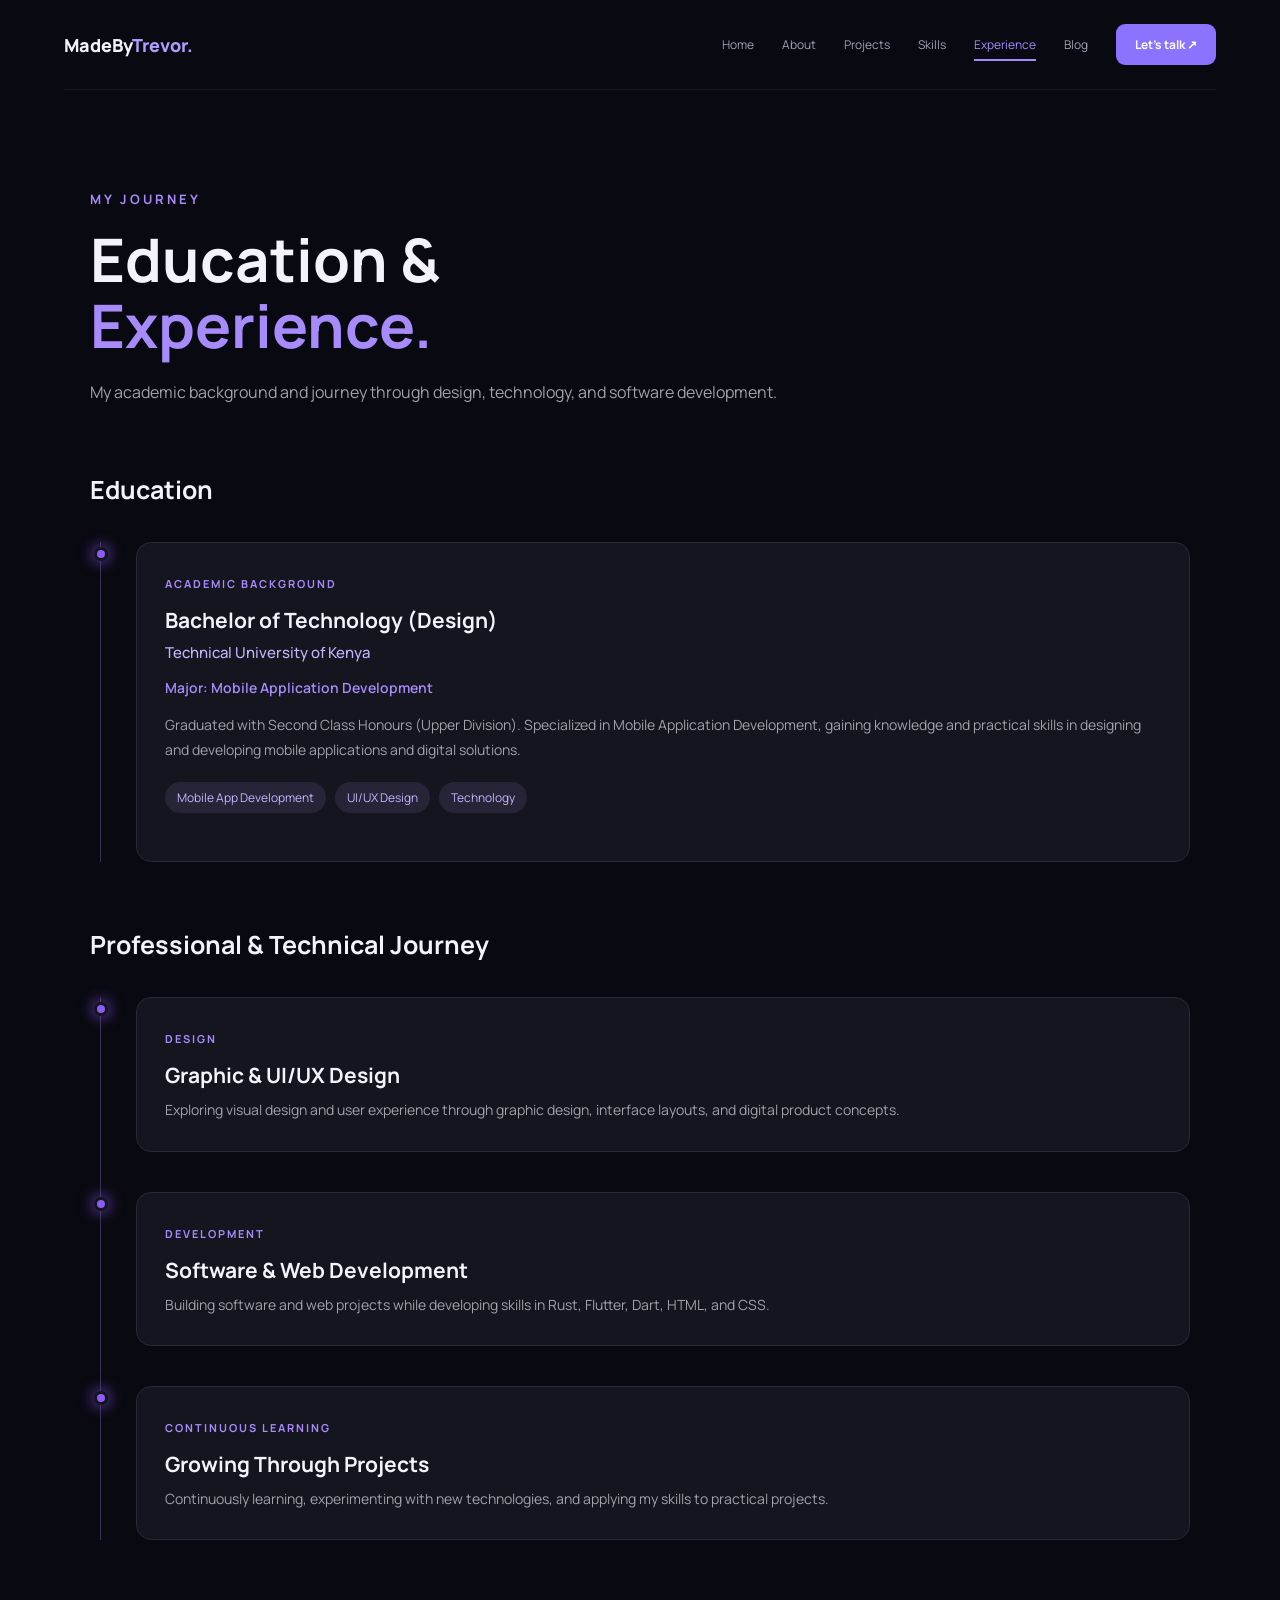
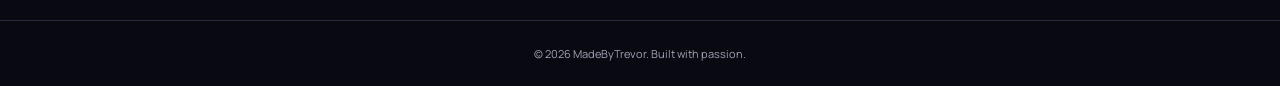
<file: experience.html>
<!DOCTYPE html>
<html lang="en">

<head>
    <meta charset="UTF-8">
    <meta name="viewport" content="width=device-width, initial-scale=1.0">
    <title>Experience | MadeByTrevor</title>
    <link rel="stylesheet" href="css/styles.css">
    <link rel="preconnect" href="https://fonts.googleapis.com">
    <link href="https://fonts.googleapis.com/css2?family=Inter:wght@400;500;600;700;800&display=swap" rel="stylesheet">
</head>

<body>

    <header class="navbar">
        <a href="index.html" class="logo">MadeBy<span>Trevor.</span></a>

        <button class="menu-toggle" id="menu-toggle" aria-label="Toggle navigation">
            ☰
        </button>

        <nav class="nav-links" id="nav-links">
            <a href="index.html">Home</a>
            <a href="about.html">About</a>
            <a href="projects.html">Projects</a>
            <a href="skills.html">Skills</a>
            <a href="experience.html" class="active">Experience</a>
            <a href="blog.html">Blog</a>
            <a href="mailto:trv6775@gmail.com" class="talk-button">Let's talk ↗</a>
        </nav>
    </header>

    <main class="page-container">

        <section class="page-heading">
            <p class="eyebrow">MY JOURNEY</p>
            <h1>Education & <span>Experience.</span></h1>
            <p>
                My academic background and journey through design,
                technology, and software development.
            </p>
        </section>

        <section class="experience-section">
            <h2 class="section-title">Education</h2>

            <div class="timeline">


                <article class="timeline-item">
                    <div class="timeline-dot"></div>

                    <div class="timeline-content">
                        <span class="timeline-label">ACADEMIC BACKGROUND</span>

                        <h3>Bachelor of Technology (Design)</h3>

                        <h4>Technical University of Kenya</h4>

                        <p class="timeline-field">
                            Major: Mobile Application Development
                        </p>

                        <p>
                            Graduated with Second Class Honours (Upper Division).
                            Specialized in Mobile Application Development, gaining
                            knowledge and practical skills in designing and developing
                            mobile applications and digital solutions.
                        </p>

                        <div class="project-tags">
                            <span>Mobile App Development</span>
                            <span>UI/UX Design</span>
                            <span>Technology</span>
                        </div>
                    </div>
                </article>


            </div>
        </section>

        <section class="experience-section">
            <h2 class="section-title">Professional & Technical Journey</h2>

            <div class="timeline">

                <article class="timeline-item">
                    <div class="timeline-dot"></div>

                    <div class="timeline-content">
                        <span class="timeline-label">DESIGN</span>
                        <h3>Graphic & UI/UX Design</h3>
                        <p>
                            Exploring visual design and user experience
                            through graphic design, interface layouts,
                            and digital product concepts.
                        </p>
                    </div>
                </article>

                <article class="timeline-item">
                    <div class="timeline-dot"></div>

                    <div class="timeline-content">
                        <span class="timeline-label">DEVELOPMENT</span>
                        <h3>Software & Web Development</h3>
                        <p>
                            Building software and web projects while
                            developing skills in Rust, Flutter, Dart,
                            HTML, and CSS.
                        </p>
                    </div>
                </article>

                <article class="timeline-item">
                    <div class="timeline-dot"></div>

                    <div class="timeline-content">
                        <span class="timeline-label">CONTINUOUS LEARNING</span>
                        <h3>Growing Through Projects</h3>
                        <p>
                            Continuously learning, experimenting with
                            new technologies, and applying my skills
                            to practical projects.
                        </p>
                    </div>
                </article>

            </div>
        </section>

    </main>

    <footer class="footer">
        <p>© <span id="year"></span> MadeByTrevor. Built with passion.</p>
    </footer>

    <script src="js/script.js"></script>
</body>

</html>
</file>
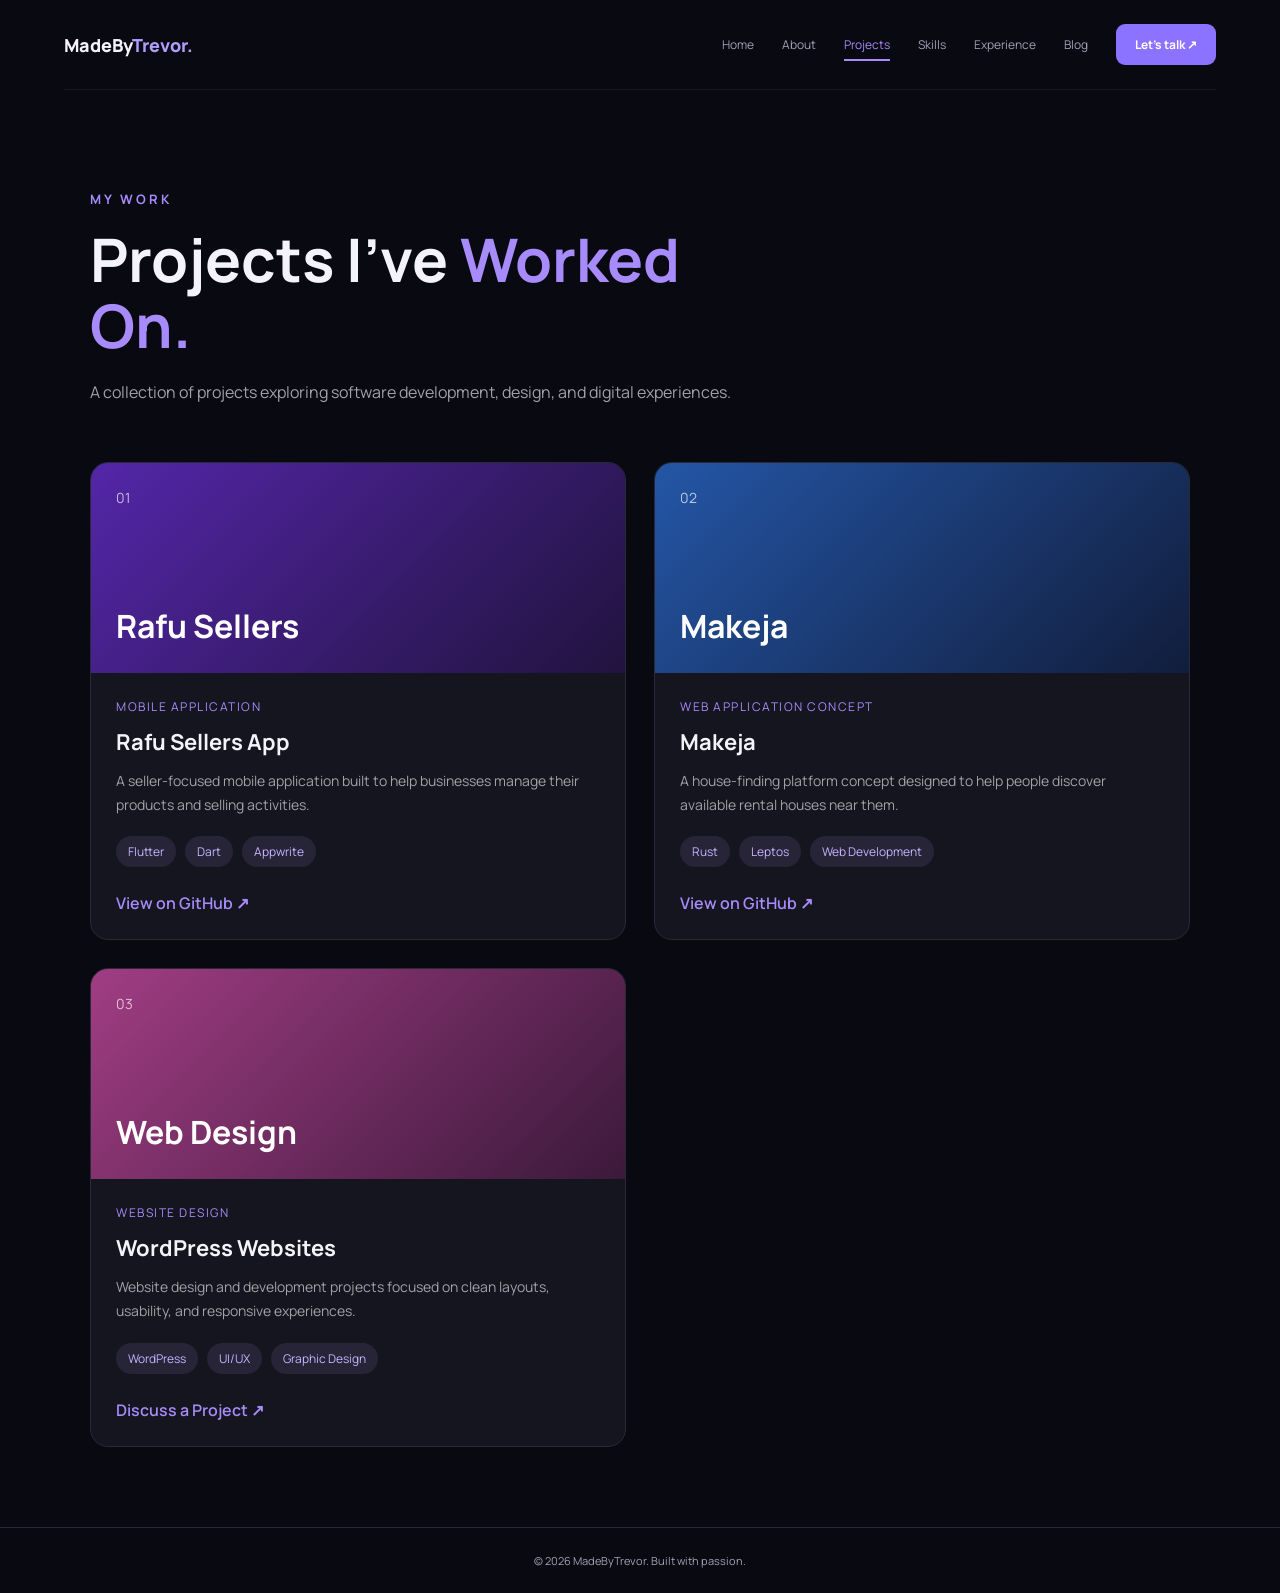
<file: projects.html>
<!DOCTYPE html>
<html lang="en">

<head>
    <meta charset="UTF-8">
    <meta name="viewport" content="width=device-width, initial-scale=1.0">
    <title>Projects | MadeByTrevor</title>
    <link rel="stylesheet" href="css/styles.css">
    <link rel="preconnect" href="https://fonts.googleapis.com">
    <link href="https://fonts.googleapis.com/css2?family=Inter:wght@400;500;600;700;800&display=swap" rel="stylesheet">
</head>

<body>

    <header class="navbar">
        <a href="index.html" class="logo">MadeBy<span>Trevor.</span></a>

        <button class="menu-toggle" id="menu-toggle" aria-label="Toggle navigation">
            ☰
        </button>

        <nav class="nav-links" id="nav-links">
            <a href="index.html">Home</a>
            <a href="about.html">About</a>
            <a href="projects.html" class="active">Projects</a>
            <a href="skills.html">Skills</a>
            <a href="experience.html">Experience</a>
            <a href="blog.html">Blog</a>
            <a href="mailto:trv6775@gmail.com" class="talk-button">Let's talk ↗</a>
        </nav>
    </header>

    <main class="page-container">

        <section class="page-heading">
            <p class="eyebrow">MY WORK</p>
            <h1>Projects I've <span>Worked On.</span></h1>
            <p>
                A collection of projects exploring software development,
                design, and digital experiences.
            </p>
        </section>

        <section class="projects-grid">

            <article class="project-card">
                <div class="project-image project-purple">
                    <span>01</span>
                    <h2>Rafu Sellers</h2>
                </div>
                <div class="project-content">
                    <p class="project-type">Mobile Application</p>
                    <h3>Rafu Sellers App</h3>
                    <p>
                        A seller-focused mobile application built to help
                        businesses manage their products and selling activities.
                    </p>
                    <div class="project-tags">
                        <span>Flutter</span>
                        <span>Dart</span>
                        <span>Appwrite</span>
                    </div>
                    <a href="https://github.com/Trv6775" target="_blank" rel="noopener noreferrer" class="project-link">
                        View on GitHub ↗
                    </a>
                </div>
            </article>

            <article class="project-card">
                <div class="project-image project-blue">
                    <span>02</span>
                    <h2>Makeja</h2>
                </div>
                <div class="project-content">
                    <p class="project-type">Web Application Concept</p>
                    <h3>Makeja</h3>
                    <p>
                        A house-finding platform concept designed to help
                        people discover available rental houses near them.
                    </p>
                    <div class="project-tags">
                        <span>Rust</span>
                        <span>Leptos</span>
                        <span>Web Development</span>
                    </div>
                    <a href="https://github.com/Trv6775" target="_blank" rel="noopener noreferrer" class="project-link">
                        View on GitHub ↗
                    </a>
                </div>
            </article>

            <article class="project-card">
                <div class="project-image project-pink">
                    <span>03</span>
                    <h2>Web Design</h2>
                </div>
                <div class="project-content">
                    <p class="project-type">Website Design</p>
                    <h3>WordPress Websites</h3>
                    <p>
                        Website design and development projects focused on
                        clean layouts, usability, and responsive experiences.
                    </p>
                    <div class="project-tags">
                        <span>WordPress</span>
                        <span>UI/UX</span>
                        <span>Graphic Design</span>
                    </div>
                    <a href="mailto:trv6775@gmail.com" class="project-link">
                        Discuss a Project ↗
                    </a>
                </div>
            </article>

        </section>


    </main>

    <footer class="footer">
        <p>© <span id="year"></span> MadeByTrevor. Built with passion.</p>
    </footer>

    <script src="js/script.js"></script>
</body>

</html>
</file>
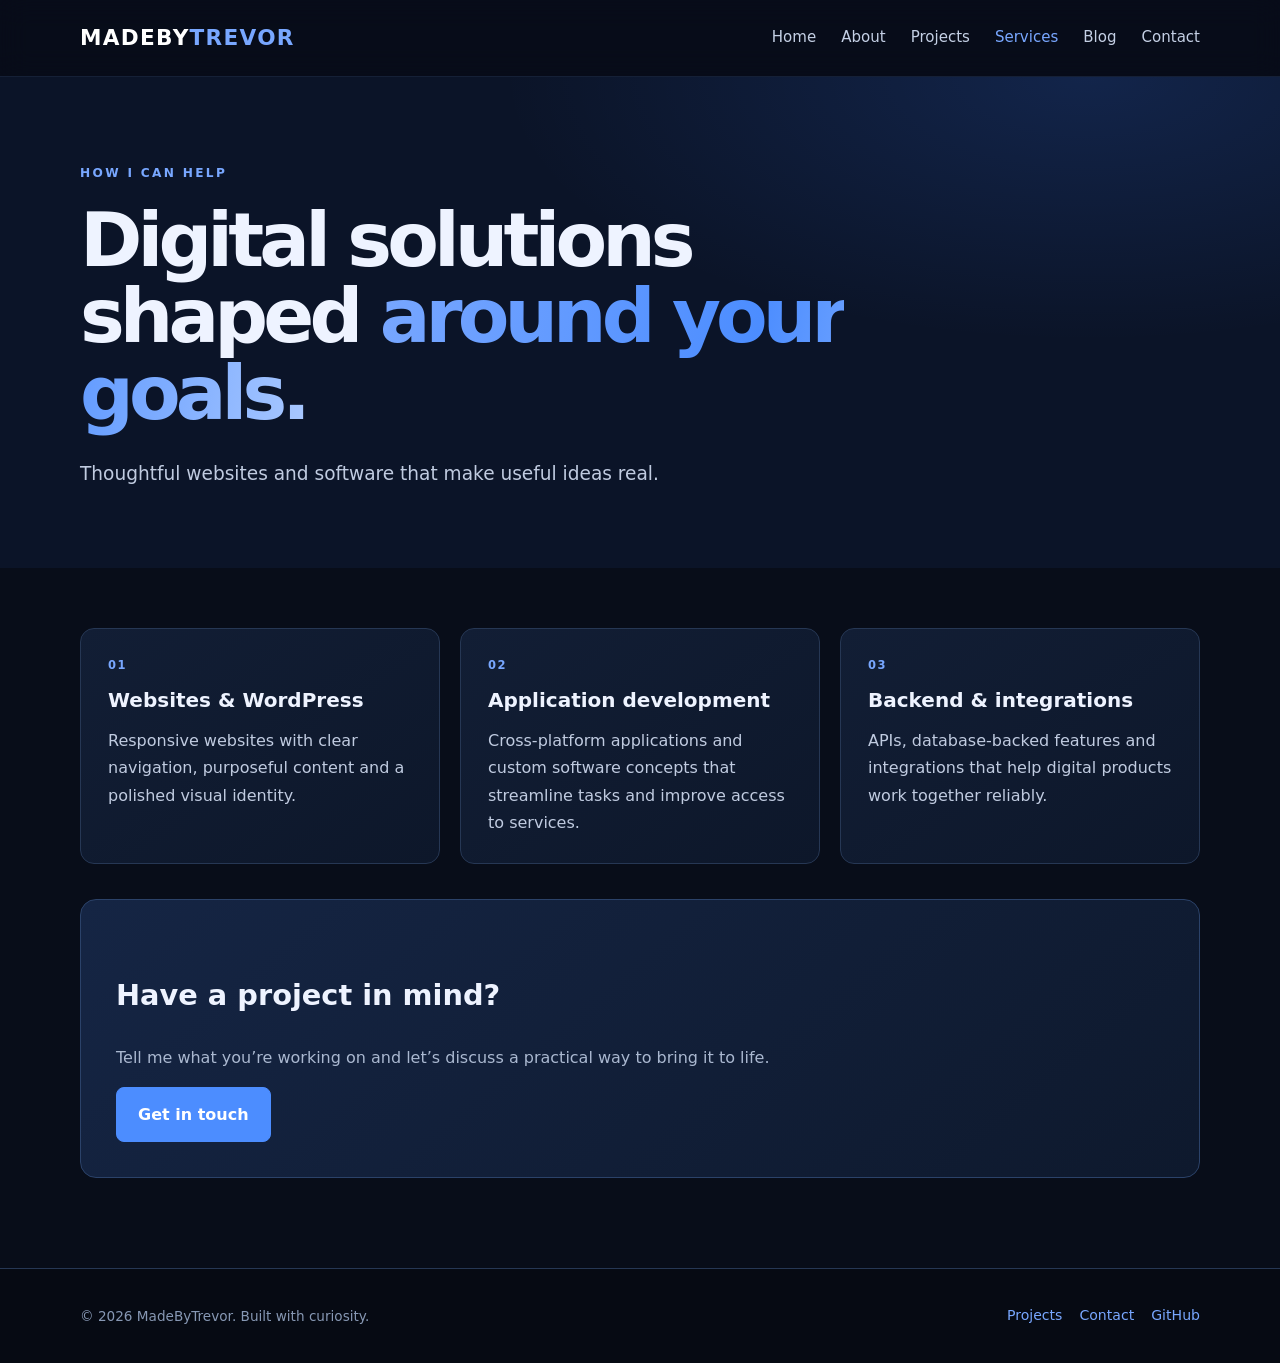
<file: services.html>
<!doctype html>
<html lang="en"><head><meta charset="utf-8"><meta name="viewport" content="width=device-width,initial-scale=1"><meta name="description" content="Website development, application development, backend systems and integrations."><meta name="theme-color" content="#080d19"><title>Services | MadeByTrevor</title><link rel="stylesheet" href="assets/style.css"></head>
<body><header class="site-header"><div class="wrap nav-wrap"><a class="brand" href="index.html">MADEBY<span>TREVOR</span></a><button class="menu-toggle" aria-label="Toggle navigation" aria-expanded="false">☰</button><nav class="nav" aria-label="Main navigation"><a class="" href="index.html">Home</a><a class="" href="about.html">About</a><a class="" href="projects.html">Projects</a><a class="active" href="services.html">Services</a><a class="" href="blog.html">Blog</a><a class="" href="contact.html">Contact</a></nav></div></header>
<main>
<section class="page-hero"><div class="wrap"><div class="eyebrow">HOW I CAN HELP</div><h1>Digital solutions shaped <span class="gradient">around your goals.</span></h1><p class="lead">Thoughtful websites and software that make useful ideas real.</p></div></section>
<section class="content"><div class="wrap"><div class="cards"><article class="card"><div class="tag">01</div><h3>Websites & WordPress</h3><p>Responsive websites with clear navigation, purposeful content and a polished visual identity.</p></article><article class="card"><div class="tag">02</div><h3>Application development</h3><p>Cross-platform applications and custom software concepts that streamline tasks and improve access to services.</p></article><article class="card"><div class="tag">03</div><h3>Backend & integrations</h3><p>APIs, database-backed features and integrations that help digital products work together reliably.</p></article></div><div class="contact-panel" style="margin-top:35px"><h2>Have a project in mind?</h2><p>Tell me what you’re working on and let’s discuss a practical way to bring it to life.</p><a class="btn" href="contact.html">Get in touch</a></div></div></section>
</main><footer class="site-footer"><div class="wrap footer-row"><p>© <span data-year>2026</span> MadeByTrevor. Built with curiosity.</p><div class="footer-links"><a href="projects.html">Projects</a><a href="contact.html">Contact</a><a href="https://github.com/" target="_blank" rel="noreferrer">GitHub</a></div></div></footer><script src="assets/main.js"></script></body></html>
</file>
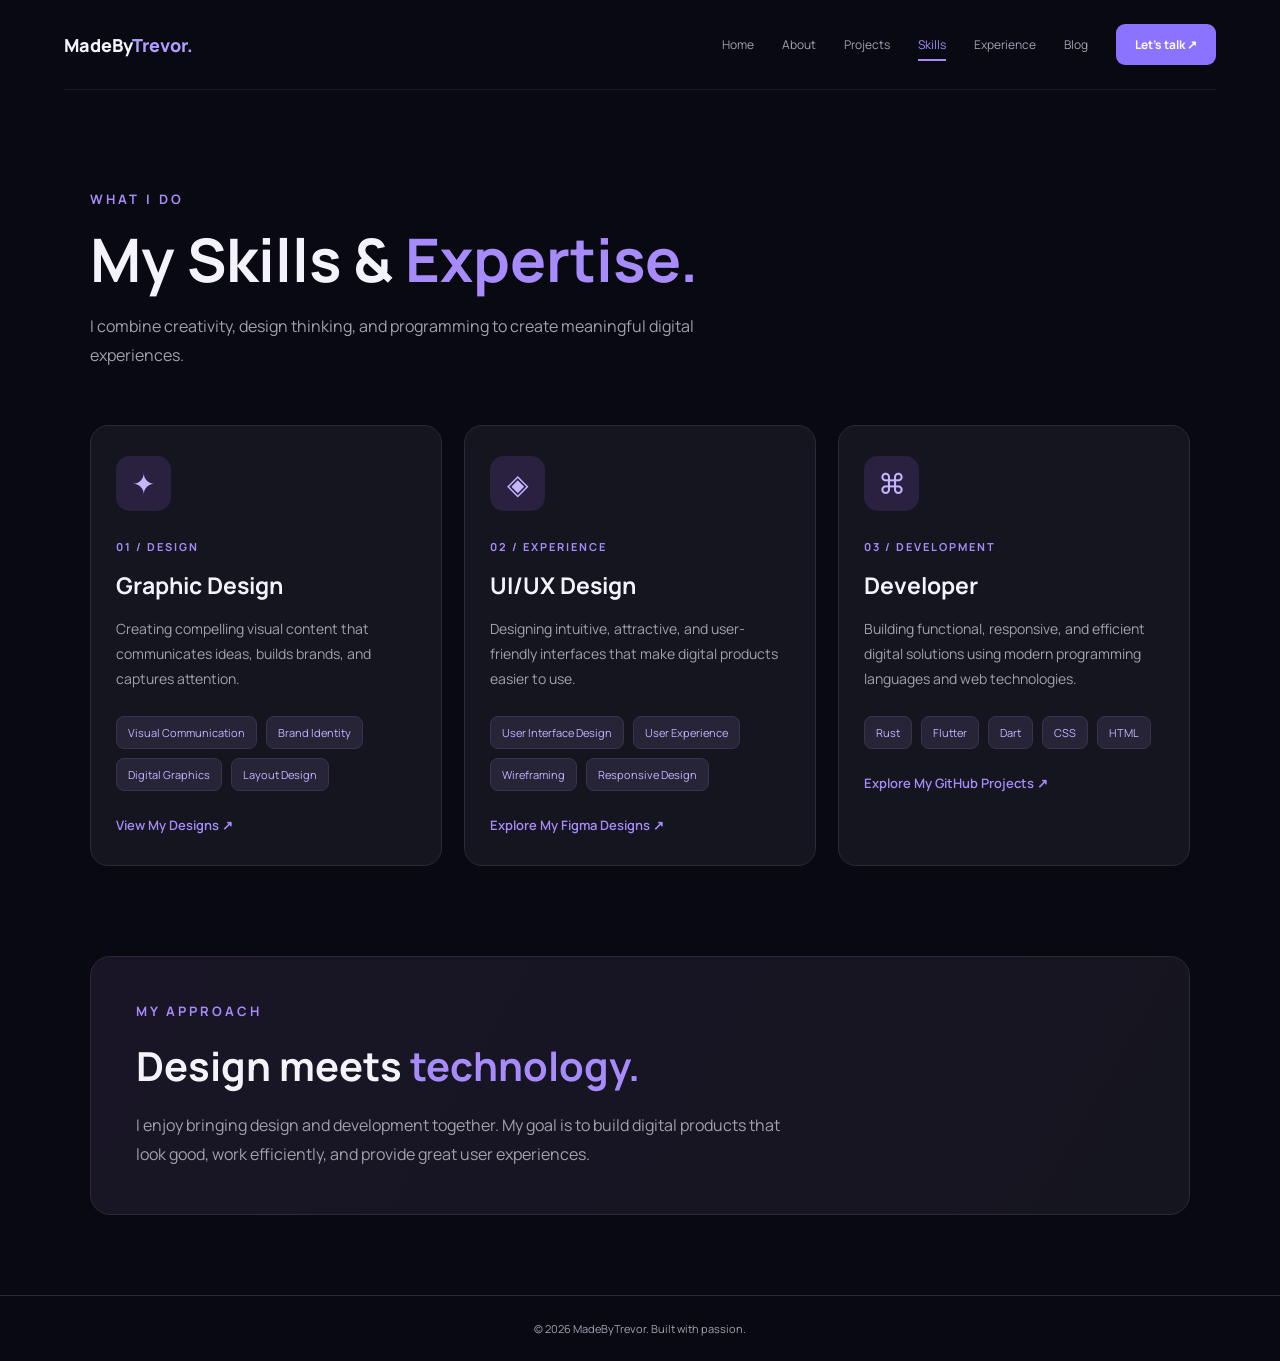
<file: skills.html>
<!DOCTYPE html>
<html lang="en">

<head>
    <meta charset="UTF-8">
    <meta name="viewport" content="width=device-width, initial-scale=1.0">
    <title>Skills | MadeByTrevor</title>
    <link rel="stylesheet" href="css/styles.css">
    <link rel="preconnect" href="https://fonts.googleapis.com">
    <link href="https://fonts.googleapis.com/css2?family=Inter:wght@400;500;600;700;800&display=swap" rel="stylesheet">
</head>

<body>

    <header class="navbar">
        <a href="index.html" class="logo">MadeBy<span>Trevor.</span></a>

        <button class="menu-toggle" id="menu-toggle" aria-label="Toggle navigation">
            ☰
        </button>

        <nav class="nav-links" id="nav-links">
            <a href="index.html">Home</a>
            <a href="about.html">About</a>
            <a href="projects.html">Projects</a>
            <a href="skills.html" class="active">Skills</a>
            <a href="experience.html">Experience</a>
            <a href="blog.html">Blog</a>
            <a href="mailto:trv6775@gmail.com" class="talk-button">Let's talk ↗</a>
        </nav>
    </header>

    <main class="page-container">

        <section class="page-heading">
            <p class="eyebrow">WHAT I DO</p>
            <h1>My Skills & <span>Expertise.</span></h1>
            <p>
                I combine creativity, design thinking, and programming
                to create meaningful digital experiences.
            </p>
        </section>

        <section class="skills-grid">

            <!-- GRAPHIC DESIGN -->
            <article class="skill-card">
                <div class="skill-icon">✦</div>
                <p class="skill-number">01 / DESIGN</p>
                <h2>Graphic Design</h2>
                <p>
                    Creating compelling visual content that communicates
                    ideas, builds brands, and captures attention.
                </p>

                <div class="skill-list">
                    <span>Visual Communication</span>
                    <span>Brand Identity</span>
                    <span>Digital Graphics</span>
                    <span>Layout Design</span>
                </div>
                <a href="graphic-design.html" class="skill-link">
                    View My Designs ↗
                </a>
            </article>


            <!-- UI UX DESIGN -->
            <article class="skill-card">
                <div class="skill-icon">◈</div>
                <p class="skill-number">02 / EXPERIENCE</p>
                <h2>UI/UX Design</h2>
                <p>
                    Designing intuitive, attractive, and user-friendly
                    interfaces that make digital products easier to use.
                </p>

                <div class="skill-list">
                    <span>User Interface Design</span>
                    <span>User Experience</span>
                    <span>Wireframing</span>
                    <span>Responsive Design</span>
                </div>
                <a href="https://www.figma.com/proto/FYyk9PwGGDYEhVZ9HkFth6/Eventsopedia-the-app?node-id=30-522&scaling=scale-down&page-id=0%3A1&starting-point-node-id=2%3A2&show-proto-sidebar=1&t=VEoZ92qMxbNpT8xT-1"
                    target="_blank" rel="noopener noreferrer" class="skill-link">
                    Explore My Figma Designs ↗
                </a>
            </article>


            <!-- DEVELOPER -->
            <article class="skill-card">
                <div class="skill-icon">⌘</div>
                <p class="skill-number">03 / DEVELOPMENT</p>
                <h2>Developer</h2>
                <p>
                    Building functional, responsive, and efficient digital
                    solutions using modern programming languages and web technologies.
                </p>

                <div class="skill-list">
                    <span>Rust</span>
                    <span>Flutter</span>
                    <span>Dart</span>
                    <span>CSS</span>
                    <span>HTML</span>
                </div>

                <a href="https://github.com/Trv6775" target="_blank" rel="noopener noreferrer" class="skill-link">
                    Explore My GitHub Projects ↗
                </a>
            </article>


        </section>

        <section class="skills-note">
            <p class="eyebrow">MY APPROACH</p>
            <h2>Design meets <span>technology.</span></h2>
            <p>
                I enjoy bringing design and development together.
                My goal is to build digital products that look good,
                work efficiently, and provide great user experiences.
            </p>
        </section>

    </main>

    <footer class="footer">
        <p>© <span id="year"></span> MadeByTrevor. Built with passion.</p>
    </footer>

    <script src="js/script.js"></script>
</body>

</html>
</file>
<file: css/styles.css>
@import url('https://fonts.googleapis.com/css2?family=Manrope:wght@400;500;600;700;800&family=DM+Mono&display=swap');

:root {
    --background: #090911;
    --surface: #13121f;
    --text: #f4f2fb;
    --muted: #a3a0b4;
    --purple: #8b72ff;
    --purple-light: #b29cff;
    --border: #29283b;
}

* {
    margin: 0;
    padding: 0;
    box-sizing: border-box;
}

html {
    scroll-behavior: smooth;
}

body {
    background: var(--background);
    color: var(--text);
    font-family: 'Manrope', sans-serif;
    min-height: 100vh;
    overflow-x: hidden;
}

a {
    text-decoration: none;
    color: inherit;
}

/* NAVIGATION */

.navbar {
    width: 90%;
    max-width: 1200px;
    height: 90px;
    margin: auto;

    display: flex;
    align-items: center;
    justify-content: space-between;

    border-bottom: 1px solid #ffffff10;
    position: relative;
    z-index: 10;
}

.logo {
    font-weight: 800;
    font-size: 18px;
}

.logo span:first-child {
    color: var(--purple-light);
    margin-right: 8px;
}

.purple {
    color: var(--purple-light);
}

nav {
    display: flex;
    align-items: center;
    gap: 28px;
}

nav a {
    font-size: 12px;
    color: var(--muted);
    transition: .3s;
}

nav a:hover {
    color: white;
}

/* LET'S TALK BUTTON */

.talk-button {
    background: var(--purple);
    color: white;
    padding: 12px 19px;
    border-radius: 9px;
    font-weight: 700;
    transition: .3s;
}

.talk-button:hover {
    background: #a08aff;
    transform: translateY(-3px);
    box-shadow: 0 8px 25px #8b72ff55;
}

.talk-button span {
    margin-left: 12px;
    font-size: 16px;
}

.theme-toggle,
.menu-toggle {
    background: transparent;
    color: var(--text);
    border: 1px solid var(--border);
    padding: 8px 11px;
    border-radius: 50%;
    cursor: pointer;
}

.menu-toggle {
    display: none;
}

/* HERO */

.hero {
    width: 90%;
    max-width: 1200px;
    min-height: 650px;
    margin: auto;

    display: grid;
    grid-template-columns: 1fr 1fr;
    align-items: center;
    gap: 50px;
}

.availability,
.intro,
.section-label {
    font-family: 'DM Mono', monospace;
    font-size: 11px;
    letter-spacing: 2px;
    color: var(--purple-light);
}

.availability {
    margin-bottom: 45px;
}

.status-dot {
    display: inline-block;
    width: 8px;
    height: 8px;
    background: var(--purple);
    border-radius: 50%;
    margin-right: 8px;
    box-shadow: 0 0 12px var(--purple);
}

.intro {
    margin-bottom: 10px;
}

.hero h1 {
    font-size: clamp(45px, 6vw, 75px);
    line-height: 1.1;
    letter-spacing: -4px;
}

.hero h2 {
    font-size: 20px;
    color: var(--muted);
    margin-top: 20px;
}

.hero h2 span:first-child {
    color: white;
}

.description {
    max-width: 520px;
    color: var(--muted);
    font-size: 14px;
    line-height: 1.9;
    margin-top: 22px;
}

.cursor {
    color: var(--purple);
    animation: blink .8s infinite;
}

@keyframes blink {
    50% { opacity: 0; }
}

/* HERO BUTTONS */

.hero-buttons {
    display: flex;
    gap: 25px;
    align-items: center;
    margin-top: 30px;
}

.primary-button {
    background: var(--purple);
    color: white;
    padding: 13px 20px;
    border-radius: 8px;
    font-size: 12px;
    font-weight: 700;
    transition: .3s;
}

.primary-button:hover {
    transform: translateY(-3px);
    box-shadow: 0 8px 25px #8b72ff55;
}

.secondary-button {
    font-size: 12px;
    border-bottom: 1px solid var(--purple);
    padding-bottom: 5px;
}

.social-links {
    display: flex;
    gap: 25px;
    margin-top: 45px;
}

.social-links a {
    color: var(--muted);
    font-size: 11px;
    font-family: 'DM Mono', monospace;
}

/* DEVELOPER CARD */

.hero-visual {
    position: relative;
    display: grid;
    place-items: center;
    min-height: 400px;
}

.glow {
    position: absolute;
    width: 280px;
    height: 280px;
    background: #795cff55;
    filter: blur(100px);
    border-radius: 50%;
}

.code-card {
    position: relative;
    z-index: 2;
    background: var(--surface);
    border: 1px solid #7866bd55;
    border-radius: 15px;
    padding: 25px;
    width: 100%;
    max-width: 400px;
    box-shadow: 0 0 50px #765cff20;
    transform: rotate(-3deg);
    transition: .4s;
}

.code-card:hover {
    transform: rotate(0deg) translateY(-5px);
}

.window-controls {
    display: flex;
    gap: 7px;
    margin-bottom: 20px;
}

.window-controls span {
    width: 8px;
    height: 8px;
    background: var(--purple);
    border-radius: 50%;
}

.code-card pre {
    font: 12px/2 'DM Mono', monospace;
    color: var(--text);
    white-space: pre-wrap;
}

.code-purple {
    color: var(--purple-light);
}

.code-green {
    color: #a7d7bd;
}

.floating-code {
    position: absolute;
    top: 40px;
    right: 20px;
    color: var(--purple-light);
    font-size: 25px;
    z-index: 3;
}

/* ABOUT INTRO */

.intro-section {
    width: 90%;
    max-width: 1200px;
    margin: 50px auto 100px;
    padding-top: 40px;
    border-top: 1px solid var(--border);
}

.intro-section h2 {
    font-size: clamp(28px, 4vw, 42px);
    margin: 15px 0;
    line-height: 1.3;
}

.intro-section p:not(.section-label) {
    color: var(--muted);
    max-width: 600px;
    font-size: 14px;
    line-height: 1.9;
    margin-bottom: 20px;
}

.text-link {
    color: var(--purple-light);
    font-size: 12px;
    border-bottom: 1px solid var(--purple);
    padding-bottom: 5px;
}

footer {
    border-top: 1px solid var(--border);
    padding: 25px;
    text-align: center;
    color: var(--muted);
    font-size: 11px;
}

/* LIGHT THEME */

body.light {
    --background: #f7f6fc;
    --surface: #ffffff;
    --text: #191629;
    --muted: #625f73;
    --border: #dedbea;
}

/* MOBILE */

@media (max-width: 850px) {
    .menu-toggle {
        display: block;
        margin-left: auto;
        margin-right: 12px;
    }

    .navbar nav {
        display: none;
        position: absolute;
        top: 80px;
        left: 0;
        right: 0;
        background: var(--surface);
        padding: 25px;
        border: 1px solid var(--border);
        border-radius: 12px;
        flex-direction: column;
        align-items: stretch;
        gap: 20px;
    }

    .navbar nav.open {
        display: flex;
    }

    .hero {
        grid-template-columns: 1fr;
        padding-top: 70px;
        gap: 25px;
    }

    .hero-visual {
        min-height: 330px;
    }

    .hero h1 {
        letter-spacing: -2px;
    }
}

@media (max-width: 480px) {
    .hero-buttons {
        flex-wrap: wrap;
    }

    .social-links {
        gap: 15px;
    }

    .code-card {
        padding: 18px;
    }
}

/* PROJECTS PAGE */

.page-container {
    width: min(1100px, 90%);
    margin: 0 auto;
    padding: 100px 0 80px;
}

.page-heading {
    max-width: 700px;
    margin-bottom: 55px;
}

.eyebrow {
    color: #a78bfa;
    font-size: 13px;
    font-weight: 700;
    letter-spacing: 3px;
    margin-bottom: 18px;
}

.page-heading h1 {
    font-size: clamp(36px, 6vw, 60px);
    line-height: 1.1;
    margin-bottom: 20px;
}

.page-heading h1 span {
    color: #a78bfa;
}

.page-heading > p:last-child {
    color: #a1a1aa;
    line-height: 1.8;
}

.projects-grid {
    display: grid;
    grid-template-columns: repeat(2, 1fr);
    gap: 28px;
}

.project-card {
    background: #15151f;
    border: 1px solid #292938;
    border-radius: 18px;
    overflow: hidden;
    transition: transform 0.3s ease, border-color 0.3s ease;
}

.project-card:hover {
    transform: translateY(-8px);
    border-color: #8b5cf6;
}

.project-image {
    min-height: 210px;
    padding: 25px;
    display: flex;
    flex-direction: column;
    justify-content: space-between;
}

.project-image span {
    font-size: 14px;
    color: #ffffffb0;
}

.project-image h2 {
    font-size: 32px;
    color: white;
}

.project-purple {
    background: linear-gradient(135deg, #5426a8, #21133e);
}

.project-blue {
    background: linear-gradient(135deg, #2456a6, #111d3c);
}

.project-pink {
    background: linear-gradient(135deg, #a13d83, #3b193b);
}

.project-content {
    padding: 25px;
}

.project-type {
    color: #a78bfa;
    font-size: 12px;
    text-transform: uppercase;
    letter-spacing: 1.5px;
    margin-bottom: 12px;
}

.project-content h3 {
    font-size: 22px;
    margin-bottom: 12px;
}

.project-content > p:not(.project-type) {
    color: #a1a1aa;
    line-height: 1.7;
    font-size: 14px;
}

.project-tags {
    display: flex;
    flex-wrap: wrap;
    gap: 9px;
    margin: 20px 0;
}

.project-tags span {
    background: #272438;
    color: #c4b5fd;
    padding: 7px 12px;
    border-radius: 20px;
    font-size: 12px;
}

.project-link {
    display: inline-block;
    color: #a78bfa;
    font-weight: 600;
    text-decoration: none;
    margin-top: 5px;
}

.project-link:hover {
    color: white;
}

@media (max-width: 700px) {
    .projects-grid {
        grid-template-columns: 1fr;
    }

    .page-container {
        padding-top: 65px;
    }
}

/* SKILLS PAGE */

.skills-grid {
    display: grid;
    grid-template-columns: repeat(3, 1fr);
    gap: 22px;
}

.skill-card {
    background: #15151f;
    border: 1px solid #292938;
    border-radius: 18px;
    padding: 30px 25px;
    transition: all 0.35s ease;
    position: relative;
    overflow: hidden;
}

.skill-card::before {
    content: "";
    position: absolute;
    width: 150px;
    height: 150px;
    background: #8b5cf6;
    filter: blur(100px);
    opacity: 0;
    top: -50px;
    right: -50px;
    transition: opacity 0.35s ease;
}

.skill-card:hover {
    transform: translateY(-10px);
    border-color: #8b5cf6;
}

.skill-card:hover::before {
    opacity: 0.35;
}

.skill-icon {
    width: 55px;
    height: 55px;
    display: flex;
    justify-content: center;
    align-items: center;
    border-radius: 14px;
    background: #29213f;
    color: #c4b5fd;
    font-size: 28px;
    margin-bottom: 28px;
}

.skill-number {
    color: #a78bfa;
    font-size: 11px;
    letter-spacing: 2px;
    font-weight: 700;
    margin-bottom: 15px;
}

.skill-card h2 {
    font-size: 23px;
    margin-bottom: 15px;
}

.skill-card > p:not(.skill-number) {
    color: #a1a1aa;
    font-size: 14px;
    line-height: 1.8;
    margin-bottom: 25px;
}

.skill-list {
    display: flex;
    flex-wrap: wrap;
    gap: 9px;
}

.skill-list span {
    background: #272438;
    border: 1px solid #39324e;
    color: #c4b5fd;
    padding: 8px 11px;
    border-radius: 8px;
    font-size: 11px;
}

.skills-note {
    margin-top: 90px;
    padding: 45px;
    border: 1px solid #292938;
    border-radius: 20px;
    background: linear-gradient(120deg, #191526, #15151f);
}

.skills-note h2 {
    font-size: clamp(28px, 4vw, 40px);
    margin-bottom: 18px;
}

.skills-note h2 span {
    color: #a78bfa;
}

.skills-note > p:last-child {
    color: #a1a1aa;
    line-height: 1.8;
    max-width: 650px;
}

@media (max-width: 900px) {
    .skills-grid {
        grid-template-columns: repeat(2, 1fr);
    }
}

@media (max-width: 600px) {
    .skills-grid {
        grid-template-columns: 1fr;
    }

    .skills-note {
        padding: 28px;
        margin-top: 55px;
    }
}
.skill-link {
    display: inline-block;
    margin-top: 25px;
    color: #a78bfa;
    font-size: 13px;
    font-weight: 600;
    text-decoration: none;
    transition: all 0.3s ease;
}

.skill-link:hover {
    color: white;
    transform: translateX(5px);
}

/* EXPERIENCE PAGE */

.experience-section {
    margin-top: 65px;
}

.section-title {
    font-size: 25px;
    margin-bottom: 35px;
}

.timeline {
    position: relative;
    margin-left: 10px;
    padding-left: 35px;
    border-left: 1px solid #39324e;
}

.timeline-item {
    position: relative;
    padding-bottom: 40px;
}

.timeline-item:last-child {
    padding-bottom: 0;
}

.timeline-dot {
    position: absolute;
    left: -42px;
    top: 5px;
    width: 14px;
    height: 14px;
    border-radius: 50%;
    background: #8b5cf6;
    border: 3px solid #15151f;
    box-shadow: 0 0 15px #8b5cf6;
}

.timeline-content {
    background: #15151f;
    border: 1px solid #292938;
    border-radius: 15px;
    padding: 28px;
    transition: all 0.3s ease;
}

.timeline-content:hover {
    transform: translateX(7px);
    border-color: #8b5cf6;
}

.timeline-label {
    color: #a78bfa;
    font-size: 11px;
    letter-spacing: 2px;
    font-weight: 700;
}

.timeline-content h3 {
    font-size: 21px;
    margin: 13px 0 8px;
}

.timeline-content h4 {
    color: #c4b5fd;
    font-size: 15px;
    font-weight: 500;
    margin-bottom: 12px;
}

.timeline-field {
    color: #a78bfa !important;
    font-weight: 600;
    margin-bottom: 12px;
}

.timeline-content p {
    color: #a1a1aa;
    font-size: 14px;
    line-height: 1.8;
}

@media (max-width: 600px) {
    .timeline {
        padding-left: 25px;
    }

    .timeline-dot {
        left: -32px;
    }

    .timeline-content {
        padding: 22px;
    }
}

/* BLOG PAGE */

.blog-filters {
    display: flex;
    flex-wrap: wrap;
    gap: 12px;
    margin-bottom: 35px;
}

.filter-btn {
    padding: 10px 18px;
    border-radius: 25px;
    border: 1px solid #39324e;
    background: transparent;
    color: #a1a1aa;
    cursor: pointer;
    font-size: 13px;
    transition: all 0.3s ease;
}

.filter-btn:hover,
.filter-btn.active {
    background: #8b5cf6;
    border-color: #8b5cf6;
    color: white;
}

.blog-grid {
    display: grid;
    grid-template-columns: repeat(3, 1fr);
    gap: 22px;
}

.blog-card {
    background: #15151f;
    border: 1px solid #292938;
    border-radius: 17px;
    overflow: hidden;
    transition: transform 0.3s ease, border-color 0.3s ease;
}

.blog-card:hover {
    transform: translateY(-8px);
    border-color: #8b5cf6;
}

.blog-cover {
    height: 190px;
    padding: 22px;
    display: flex;
    flex-direction: column;
    justify-content: space-between;
}

.blog-cover span {
    color: #ffffffa0;
    font-size: 13px;
}

.blog-cover h2 {
    color: white;
    font-size: 32px;
    letter-spacing: 3px;
}

.cover-rust {
    background: linear-gradient(135deg, #a84c32, #3d1c23);
}

.cover-design {
    background: linear-gradient(135deg, #6c43ba, #21133e);
}

.cover-mobile {
    background: linear-gradient(135deg, #2465a9, #14203c);
}

.blog-content {
    padding: 23px;
}

.blog-category {
    color: #a78bfa;
    font-size: 11px;
    font-weight: 700;
    letter-spacing: 1.5px;
    margin-bottom: 12px;
}

.blog-content h3 {
    font-size: 19px;
    line-height: 1.5;
    margin-bottom: 12px;
}

.blog-content > p:not(.blog-category) {
    color: #a1a1aa;
    font-size: 13px;
    line-height: 1.8;
}

.blog-link {
    display: inline-block;
    margin-top: 20px;
    color: #a78bfa;
    text-decoration: none;
    font-size: 13px;
    font-weight: 600;
}

.blog-link:hover {
    color: white;
}

.blog-card.hidden {
    display: none;
}

.blog-cta {
    margin-top: 85px;
    padding: 45px;
    text-align: center;
    border: 1px solid #292938;
    border-radius: 20px;
    background: linear-gradient(120deg, #191526, #15151f);
}

.blog-cta h2 {
    font-size: clamp(27px, 4vw, 38px);
    margin-bottom: 15px;
}

.blog-cta h2 span {
    color: #a78bfa;
}

.blog-cta > p:not(.eyebrow) {
    color: #a1a1aa;
    line-height: 1.8;
    margin-bottom: 25px;
}

@media (max-width: 900px) {
    .blog-grid {
        grid-template-columns: repeat(2, 1fr);
    }
}

@media (max-width: 600px) {
    .blog-grid {
        grid-template-columns: 1fr;
    }

    .blog-cta {
        padding: 28px;
    }
}

/* ABOUT PAGE */

.about-layout {
    display: grid;
    grid-template-columns: 0.8fr 1.2fr;
    gap: 55px;
    align-items: center;
    margin-top: 30px;
}

.about-image {
    min-height: 430px;
    border-radius: 22px;
    border: 1px solid #39324e;
    background: linear-gradient(145deg, #29213f, #15151f);
    display: flex;
    align-items: center;
    justify-content: center;
    overflow: hidden;
}

.about-placeholder {
    text-align: center;
}

.about-placeholder span {
    display: block;
    font-size: 100px;
    font-weight: 800;
    color: #a78bfa;
    letter-spacing: -8px;
}

.about-placeholder p {
    color: #c4b5fd;
    letter-spacing: 3px;
    font-size: 13px;
}

.about-content h2 {
    font-size: clamp(30px, 4vw, 43px);
    margin: 15px 0 25px;
}

.about-content h2 span,
.about-education h2 span,
.about-interests h2 span {
    color: #a78bfa;
}

.about-content > p:not(.eyebrow) {
    color: #a1a1aa;
    line-height: 1.9;
    font-size: 14px;
    margin-bottom: 17px;
}

.about-content .talk-button {
    display: inline-block;
    margin-top: 15px;
    text-decoration: none;
}

.about-education,
.about-interests {
    margin-top: 100px;
}

.about-education h2,
.about-interests h2 {
    font-size: clamp(28px, 4vw, 38px);
    margin: 12px 0 30px;
}

.education-card {
    display: flex;
    align-items: flex-start;
    gap: 22px;
    background: #15151f;
    border: 1px solid #292938;
    padding: 30px;
    border-radius: 17px;
    transition: border-color 0.3s ease;
}

.education-card:hover {
    border-color: #8b5cf6;
}

.education-icon {
    font-size: 30px;
    background: #29213f;
    border-radius: 12px;
    padding: 13px;
}

.education-card h3 {
    font-size: 20px;
    margin-bottom: 9px;
}

.education-card h4 {
    color: #c4b5fd;
    font-weight: 500;
    margin-bottom: 10px;
}

.education-card p {
    color: #a1a1aa;
    font-size: 14px;
    margin-bottom: 15px;
}

.education-award {
    display: inline-block;
    color: #c4b5fd;
    background: #29213f;
    border-radius: 20px;
    padding: 8px 13px;
    font-size: 12px;
}

.interest-grid {
    display: grid;
    grid-template-columns: repeat(3, 1fr);
    gap: 20px;
}

.interest-card {
    background: #15151f;
    border: 1px solid #292938;
    border-radius: 16px;
    padding: 25px;
    transition: all 0.3s ease;
}

.interest-card:hover {
    transform: translateY(-7px);
    border-color: #8b5cf6;
}

.interest-card > span {
    color: #a78bfa;
    font-size: 28px;
}

.interest-card h3 {
    margin: 18px 0 10px;
}

.interest-card p {
    color: #a1a1aa;
    font-size: 13px;
    line-height: 1.8;
}

@media (max-width: 750px) {
    .about-layout {
        grid-template-columns: 1fr;
        gap: 35px;
    }

    .about-image {
        min-height: 300px;
    }

    .interest-grid {
        grid-template-columns: 1fr;
    }

    .about-education,
    .about-interests {
        margin-top: 65px;
    }
}
.about-photo {
    width: 100%;
    height: 100%;
    min-height: 430px;
    object-fit: cover;
    border-radius: 22px;
}

/* ACTIVE NAVIGATION INDICATOR */

.nav-links a {
    position: relative;
}

.nav-links a:not(.talk-button)::after {
    content: "";
    position: absolute;
    left: 0;
    bottom: -8px;
    width: 0;
    height: 2px;
    background: #a78bfa;
    transition: width 0.3s ease;
}

.nav-links a:not(.talk-button):hover::after,
.nav-links a:not(.talk-button).active::after {
    width: 100%;
}

.nav-links a.active {
    color: #a78bfa;
}

/* COMPLETE LIGHT MODE */

body.light-theme {
    background: #f7f7fc;
    color: #181526;
}

/* Navigation */
body.light-theme .navbar {
    background: rgba(247, 247, 252, 0.95);
    border-bottom: 1px solid #e5e2ef;
}

body.light-theme .logo {
    color: #181526;
}

body.light-theme .nav-links a:not(.talk-button) {
    color: #49445a;
}

body.light-theme .nav-links a.active,
body.light-theme .nav-links a:hover {
    color: #7541d8;
}

/* Headings and paragraphs */
body.light-theme h1,
body.light-theme h2,
body.light-theme h3,
body.light-theme h4 {
    color: #181526;
}

body.light-theme p {
    color: #555166;
}

body.light-theme .eyebrow,
body.light-theme .page-heading h1 span,
body.light-theme .about-content h2 span,
body.light-theme .skills-note h2 span {
    color: #7541d8;
}

/* Cards */
body.light-theme .project-card,
body.light-theme .skill-card,
body.light-theme .blog-card,
body.light-theme .timeline-content,
body.light-theme .interest-card,
body.light-theme .education-card {
    background: #ffffff;
    border-color: #e5e2ef;
}

body.light-theme .project-card:hover,
body.light-theme .skill-card:hover,
body.light-theme .blog-card:hover,
body.light-theme .timeline-content:hover,
body.light-theme .interest-card:hover {
    border-color: #8b5cf6;
}

/* Card descriptions */
body.light-theme .project-content > p:not(.project-type),
body.light-theme .skill-card > p:not(.skill-number),
body.light-theme .blog-content > p:not(.blog-category),
body.light-theme .timeline-content p,
body.light-theme .interest-card p,
body.light-theme .about-content > p:not(.eyebrow) {
    color: #625d70;
}

/* Skill and project tags */
body.light-theme .skill-list span,
body.light-theme .project-tags span {
    background: #eee9fa;
    border-color: #ded3f5;
    color: #6036a8;
}

/* Icons */
body.light-theme .skill-icon,
body.light-theme .education-icon {
    background: #eee9fa;
    color: #7541d8;
}

/* Special sections */
body.light-theme .skills-note,
body.light-theme .blog-cta {
    background: #ffffff;
    border-color: #e5e2ef;
}

body.light-theme .about-image {
    background: linear-gradient(145deg, #eee9fa, #ffffff);
    border-color: #e5e2ef;
}

body.light-theme .about-placeholder span {
    color: #7541d8;
}

body.light-theme .about-placeholder p {
    color: #6036a8;
}

/* Timeline */
body.light-theme .timeline {
    border-left-color: #d8cde9;
}

body.light-theme .timeline-dot {
    border-color: #ffffff;
}

/* Buttons and filters */
body.light-theme .filter-btn {
    color: #49445a;
    border-color: #d8d1e5;
}

body.light-theme .filter-btn.active,
body.light-theme .filter-btn:hover {
    background: #7541d8;
    color: #ffffff;
}

/* Footer */
body.light-theme .footer {
    border-top: 1px solid #e5e2ef;
    color: #625d70;
}

/* Links */
body.light-theme .project-link,
body.light-theme .blog-link,
body.light-theme .skill-link {
    color: #7541d8;
}

/* Mobile menu */
body.light-theme .nav-links {
    background: #ffffff;
}

/* Mobile menu icon */
body.light-theme .menu-toggle {
    color: #181526;
}
/* THEME TOGGLE BUTTON */
.theme-toggle {
    background: transparent;
    border: 1px solid #a78bfa;
    color: #a78bfa;
    width: 38px;
    height: 38px;
    border-radius: 50%;
    cursor: pointer;
    font-size: 18px;
    display: flex;
    align-items: center;
    justify-content: center;
    transition: all 0.3s ease;
}

.theme-toggle:hover {
    background: #a78bfa;
    color: white;
    transform: rotate(20deg);
}
/* LIGHT MODE - ANIMATED TYPING TEXT */
body.light-theme #typing {
    color: #7541d8 !important;
    -webkit-text-fill-color: #7541d8;
}

body.light-theme .hero h2 {
    color: #181526;
}

body.light-theme .cursor {
    color: #7541d8;
}

/* ==============================
   BLOG ARTICLE PAGE
============================== */

.article-container {
    width: min(900px, 90%);
    margin: 130px auto 80px;
}

.back-to-blog {
    display: inline-block;
    color: #a78bfa;
    text-decoration: none;
    font-size: 14px;
    margin-bottom: 45px;
    transition: transform 0.3s ease;
}

.back-to-blog:hover {
    transform: translateX(-5px);
}

.article-header {
    max-width: 800px;
    margin-bottom: 40px;
}

.article-category {
    color: #a78bfa;
    font-size: 12px;
    font-weight: 700;
    letter-spacing: 2px;
}

.article-header h1 {
    font-size: clamp(36px, 6vw, 58px);
    line-height: 1.15;
    margin: 20px 0;
}

.article-header h1 span {
    color: #a78bfa;
}

.article-intro {
    font-size: 17px;
    line-height: 1.8;
    color: #aaa6ba;
    max-width: 700px;
}

.article-meta {
    display: flex;
    gap: 25px;
    margin-top: 25px;
    font-size: 13px;
    color: #9994aa;
}

.article-featured-image {
    width: 100%;
    height: 380px;
    border-radius: 20px;
    overflow: hidden;
    margin-bottom: 55px;
    background: linear-gradient(135deg, #24143e, #52318c, #171326);
}

.article-image-placeholder {
    height: 100%;
    display: flex;
    flex-direction: column;
    justify-content: center;
    align-items: center;
    background: radial-gradient(circle, rgba(167,139,250,.2), transparent 65%);
}

.article-image-placeholder span {
    font-size: clamp(65px, 12vw, 110px);
    font-weight: 800;
    color: #fff;
    letter-spacing: 8px;
}

.article-image-placeholder p {
    color: #d8cafa;
    letter-spacing: 3px;
    text-transform: uppercase;
    font-size: 12px;
}

.article-content {
    max-width: 750px;
    margin: auto;
}

.article-content p {
    font-size: 16px;
    line-height: 1.95;
    color: #b9b5c6;
    margin-bottom: 25px;
}

.article-content .article-lead {
    font-size: 20px;
    color: #e2def0;
    line-height: 1.8;
    margin-bottom: 40px;
}

.article-content h2 {
    font-size: 27px;
    margin: 45px 0 18px;
}

.article-end {
    margin-top: 55px;
    padding: 25px;
    border-left: 3px solid #a78bfa;
    background: rgba(167,139,250,.07);
    border-radius: 0 12px 12px 0;
}

.article-end span {
    color: #a78bfa;
    font-weight: 700;
}

.article-end p {
    margin: 10px 0 0;
}

.article-navigation {
    display: flex;
    justify-content: space-between;
    gap: 20px;
    border-top: 1px solid rgba(167,139,250,.2);
    margin-top: 70px;
    padding-top: 30px;
}

.article-nav-link {
    color: #a78bfa;
    text-decoration: none;
    font-size: 14px;
    transition: transform .3s ease;
}

.article-nav-link:hover {
    transform: translateY(-3px);
}


/* ARTICLE LIGHT MODE */

body.light-theme .article-intro,
body.light-theme .article-content p {
    color: #625d70;
}

body.light-theme .article-content .article-lead {
    color: #393348;
}

body.light-theme .article-meta {
    color: #777187;
}

body.light-theme .article-content h2 {
    color: #181526;
}

body.light-theme .article-end {
    background: #f0eafa;
}

body.light-theme .article-end p {
    color: #625d70;
}

body.light-theme .article-navigation {
    border-color: #e5e2ef;
}


/* RESPONSIVE */

@media (max-width: 768px) {
    .article-container {
        margin-top: 110px;
    }

    .article-featured-image {
        height: 250px;
    }

    .article-content h2 {
        font-size: 23px;
    }

    .article-content p {
        font-size: 15px;
    }

    .article-navigation {
        flex-direction: column;
    }
}
/* UI/UX ARTICLE FEATURED IMAGE */
.uiux-featured {
    background: linear-gradient(135deg, #15152e, #45317c, #171326);
}

.uiux-featured .article-image-placeholder {
    background: radial-gradient(
        circle,
        rgba(167, 139, 250, 0.3),
        transparent 65%
    );
}
/* MOBILE DEVELOPMENT ARTICLE IMAGE */

.mobile-featured {
    background: linear-gradient(
        135deg,
        #101c38,
        #254b83,
        #171326
    );
}

.mobile-featured .article-image-placeholder {
    background: radial-gradient(
        circle,
        rgba(96, 165, 250, 0.3),
        transparent 65%
    );
}

/* ==============================
   GRAPHIC DESIGN PROJECTS
============================== */

.graphic-projects {
    width: min(1150px, 90%);
    margin: 100px auto;
}

.graphic-heading {
    margin-bottom: 35px;
}

.graphic-heading h2 {
    font-size: clamp(30px, 5vw, 42px);
    margin: 12px 0;
}

.graphic-heading h2 span {
    color: #a78bfa;
}

.graphic-heading p:not(.eyebrow) {
    color: #aaa6ba;
    line-height: 1.7;
}

.graphic-grid {
    display: grid;
    grid-template-columns: repeat(3, 1fr);
    gap: 22px;
}

.graphic-card {
    position: relative;
    height: 320px;
    border-radius: 16px;
    overflow: hidden;
    background: #211a32;
    cursor: pointer;
    border: 1px solid rgba(167, 139, 250, 0.15);
}

.graphic-card img {
    width: 100%;
    height: 100%;
    object-fit: cover;
    display: block;
    transition: transform .5s ease;
}

.graphic-card:hover img {
    transform: scale(1.08);
}

.graphic-overlay {
    position: absolute;
    inset: 0;
    display: flex;
    flex-direction: column;
    justify-content: flex-end;
    padding: 22px;
    background: linear-gradient(
        transparent 35%,
        rgba(10, 8, 20, 0.9)
    );
    opacity: 0;
    transition: opacity .35s ease;
}

.graphic-card:hover .graphic-overlay {
    opacity: 1;
}

.graphic-overlay h3 {
    color: white;
    font-size: 19px;
    margin-bottom: 6px;
}

.graphic-overlay span {
    color: #c4b5fd;
    font-size: 13px;
}

/* LIGHT MODE */

body.light-theme .graphic-heading p:not(.eyebrow) {
    color: #625d70;
}

body.light-theme .graphic-card {
    border-color: #e5e2ef;
}

/* RESPONSIVE */

@media (max-width: 850px) {
    .graphic-grid {
        grid-template-columns: repeat(2, 1fr);
    }
}

@media (max-width: 550px) {
    .graphic-grid {
        grid-template-columns: 1fr;
    }

    .graphic-card {
        height: 300px;
    }

    .graphic-overlay {
        opacity: 1;
    }
}
.blog-cover {
    position: relative;
    width: 100%;
    height: 220px;
    overflow: hidden;
    border-radius: 15px 15px 0 0;
}

.blog-cover img {
    width: 100%;
    height: 100%;
    object-fit: cover;
    display: block;
    transition: transform 0.4s ease;
}

.blog-number {
    position: absolute;
    top: 15px;
    right: 15px;
    z-index: 2;
    font-size: 14px;
    font-weight: 700;
    color: #fff;
    background: rgba(20, 15, 35, 0.8);
    padding: 8px 12px;
    border-radius: 20px;
}

.blog-card:hover .blog-cover img {
    transform: scale(1.05);
}
</file>
<file: assets/style.css>
:root{--bg:#080d19;--panel:#111c33;--panel2:#15223d;--text:#eef3ff;--muted:#aab8d0;--blue:#4c8dff;--blue2:#78a7ff;--line:#263754;--max:1120px}
*{box-sizing:border-box}html{scroll-behavior:smooth}body{margin:0;background:var(--bg);color:var(--text);font:16px/1.7 Inter,ui-sans-serif,system-ui,-apple-system,BlinkMacSystemFont,"Segoe UI",sans-serif}a{color:var(--blue2);text-decoration:none}a:hover{color:#fff}img{max-width:100%}.wrap{width:min(var(--max),calc(100% - 44px));margin:auto}.site-header{position:sticky;top:0;z-index:20;background:rgba(8,13,25,.92);backdrop-filter:blur(14px);border-bottom:1px solid rgba(120,167,255,.13)}.nav-wrap{height:76px;display:flex;align-items:center;justify-content:space-between;gap:25px}.brand{font-size:1.35rem;font-weight:850;letter-spacing:.06em;color:#fff}.brand span{color:var(--blue2)}.nav{display:flex;align-items:center;gap:25px}.nav a{color:#c4d0e5;font-size:.94rem}.nav a:hover,.nav a.active{color:var(--blue2)}.menu-toggle{display:none;background:none;color:white;border:1px solid var(--line);border-radius:8px;padding:8px 11px;font-size:1.2rem}.eyebrow{color:var(--blue2);font-size:.76rem;font-weight:800;letter-spacing:.19em;text-transform:uppercase}.hero{padding:105px 0 94px;background:radial-gradient(ellipse at 85% 22%,rgba(57,123,255,.18),transparent 34%),linear-gradient(180deg,#0b1428 0%,var(--bg) 100%)}.hero-grid{display:grid;grid-template-columns:1.4fr .8fr;gap:65px;align-items:center}.hero h1,.page-hero h1{font-size:clamp(3rem,7vw,5.7rem);line-height:1.02;letter-spacing:-.065em;margin:18px 0 25px}.gradient{background:linear-gradient(100deg,#78a7ff,#4c8dff 55%,#a9c8ff);-webkit-background-clip:text;background-clip:text;color:transparent}.lead{font-size:1.16rem;line-height:1.85;color:#c0cbe0;max-width:690px}.actions{display:flex;flex-wrap:wrap;gap:13px;margin-top:32px}.btn{display:inline-flex;align-items:center;justify-content:center;padding:13px 21px;border-radius:8px;font-weight:750;border:1px solid var(--blue);background:var(--blue);color:white;transition:.2s}.btn:hover{transform:translateY(-2px);background:#2e70e8;color:white}.btn.ghost{background:transparent;border-color:#506587;color:#eaf1ff}.btn.ghost:hover{border-color:var(--blue2);background:rgba(76,141,255,.1)}.identity-card{padding:40px 28px;border:1px solid #2a4168;border-radius:20px;background:linear-gradient(145deg,#172746,#0f1a30);box-shadow:0 25px 80px #0006;text-align:center}.monogram{font-size:4.2rem;line-height:1.2;font-weight:900;letter-spacing:.06em;color:#fff}.identity-card p{color:var(--blue2);font-size:.72rem;letter-spacing:.22em;font-weight:800}.identity-card .small{color:var(--muted);letter-spacing:0;font-size:.95rem;font-weight:400}.section{padding:82px 0}.section.alt{background:#0b1324}.section-head{max-width:720px;margin-bottom:35px}.section h2{font-size:clamp(2rem,4vw,3.15rem);letter-spacing:-.045em;line-height:1.1;margin:12px 0 17px}.muted{color:var(--muted)}.cards{display:grid;grid-template-columns:repeat(3,1fr);gap:20px}.card{border:1px solid var(--line);border-radius:14px;padding:27px;background:linear-gradient(145deg,#121e35,#0d172a);height:100%}.card h3{margin:8px 0 10px;font-size:1.25rem}.card p{color:var(--muted);margin:0}.card .tag{font-size:.72rem;letter-spacing:.12em;text-transform:uppercase;color:var(--blue2);font-weight:800}.page-hero{padding:86px 0 58px;background:radial-gradient(ellipse at 85% 0%,rgba(57,123,255,.16),transparent 38%),#0b1428}.page-hero h1{font-size:clamp(2.8rem,6vw,4.7rem);max-width:900px}.content{padding:60px 0 90px}.content-narrow{max-width:850px}.content h2{font-size:1.8rem;margin-top:36px}.content p,.content li{color:#c0cbe0}.project-card{display:flex;flex-direction:column;gap:15px}.project-card .project-foot{margin-top:auto;padding-top:15px}.pill{display:inline-block;padding:5px 10px;border:1px solid #35517d;border-radius:99px;color:#9fc0ff;font-size:.75rem;margin:4px 4px 0 0}.steps{counter-reset:step}.step{padding:22px 0;border-bottom:1px solid var(--line);display:grid;grid-template-columns:65px 1fr;gap:20px}.step:before{counter-increment:step;content:"0" counter(step);color:var(--blue2);font-size:1.4rem;font-weight:850}.post-list{display:grid;gap:15px}.post{padding:23px;border:1px solid var(--line);border-radius:12px;background:var(--panel)}.post time{font-size:.82rem;color:var(--blue2)}.contact-panel{padding:35px;border:1px solid #2b4269;border-radius:16px;background:linear-gradient(140deg,#152544,#0e192d)}.contact-panel p{color:var(--muted)}.site-footer{padding:35px 0;border-top:1px solid var(--line);background:#060a13}.footer-row{display:flex;justify-content:space-between;gap:20px;align-items:center}.footer-row p{color:#8798b4;font-size:.85rem;margin:0}.footer-links{display:flex;gap:17px}.footer-links a{font-size:.88rem}.reveal{animation:rise .7s both}@keyframes rise{from{opacity:0;transform:translateY(15px)}to{opacity:1;transform:translateY(0)}}:focus-visible{outline:3px solid var(--blue2);outline-offset:3px}
@media(max-width:820px){.hero-grid{grid-template-columns:1fr;gap:35px}.identity-card{max-width:420px}.cards{grid-template-columns:1fr 1fr}.nav{gap:14px}}@media(max-width:650px){.wrap{width:min(var(--max),calc(100% - 32px))}.nav-wrap{height:68px}.menu-toggle{display:block}.nav{display:none;position:absolute;top:68px;left:0;right:0;background:#0b1428;border-bottom:1px solid var(--line);padding:18px 22px 22px;flex-direction:column;align-items:flex-start}.nav.open{display:flex}.hero{padding:75px 0}.cards{grid-template-columns:1fr}.section{padding:62px 0}.footer-row{align-items:flex-start;flex-direction:column}.hero h1{font-size:clamp(2.8rem,14vw,4.5rem)}}
</file>
